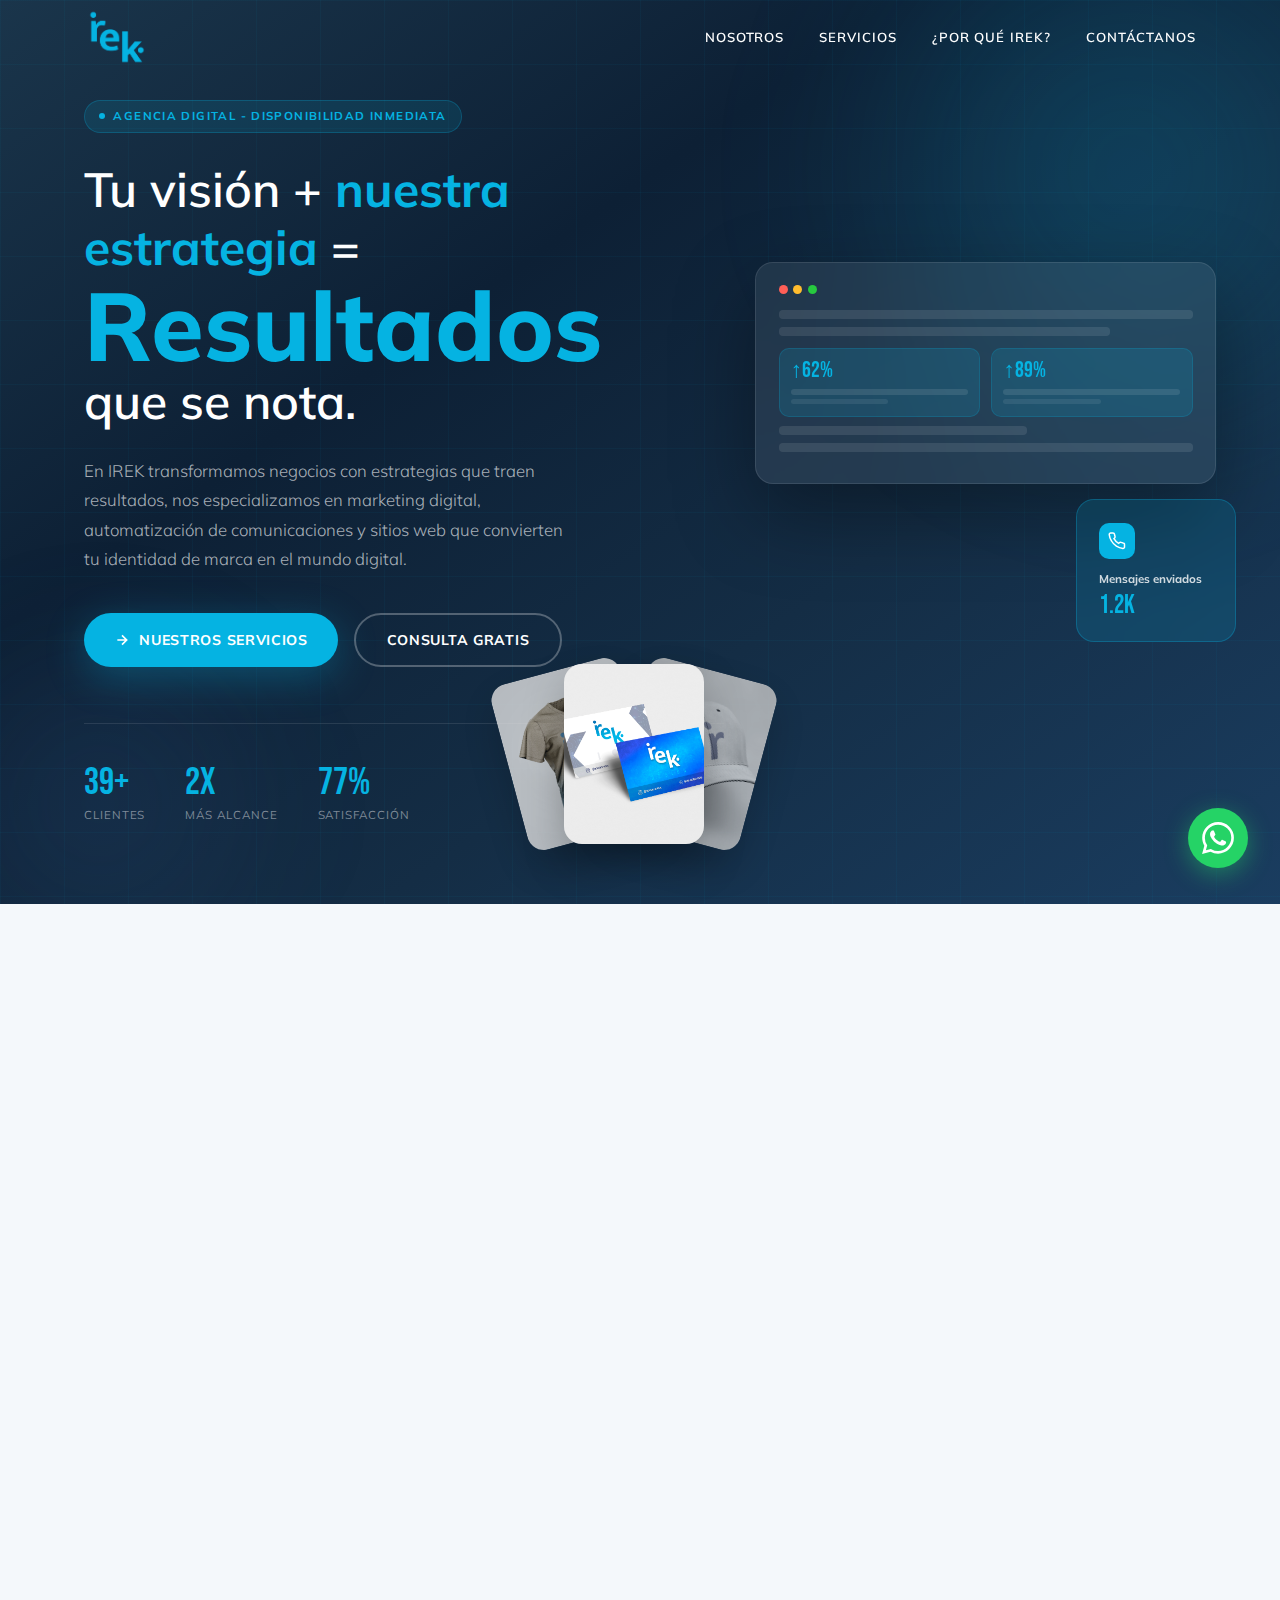
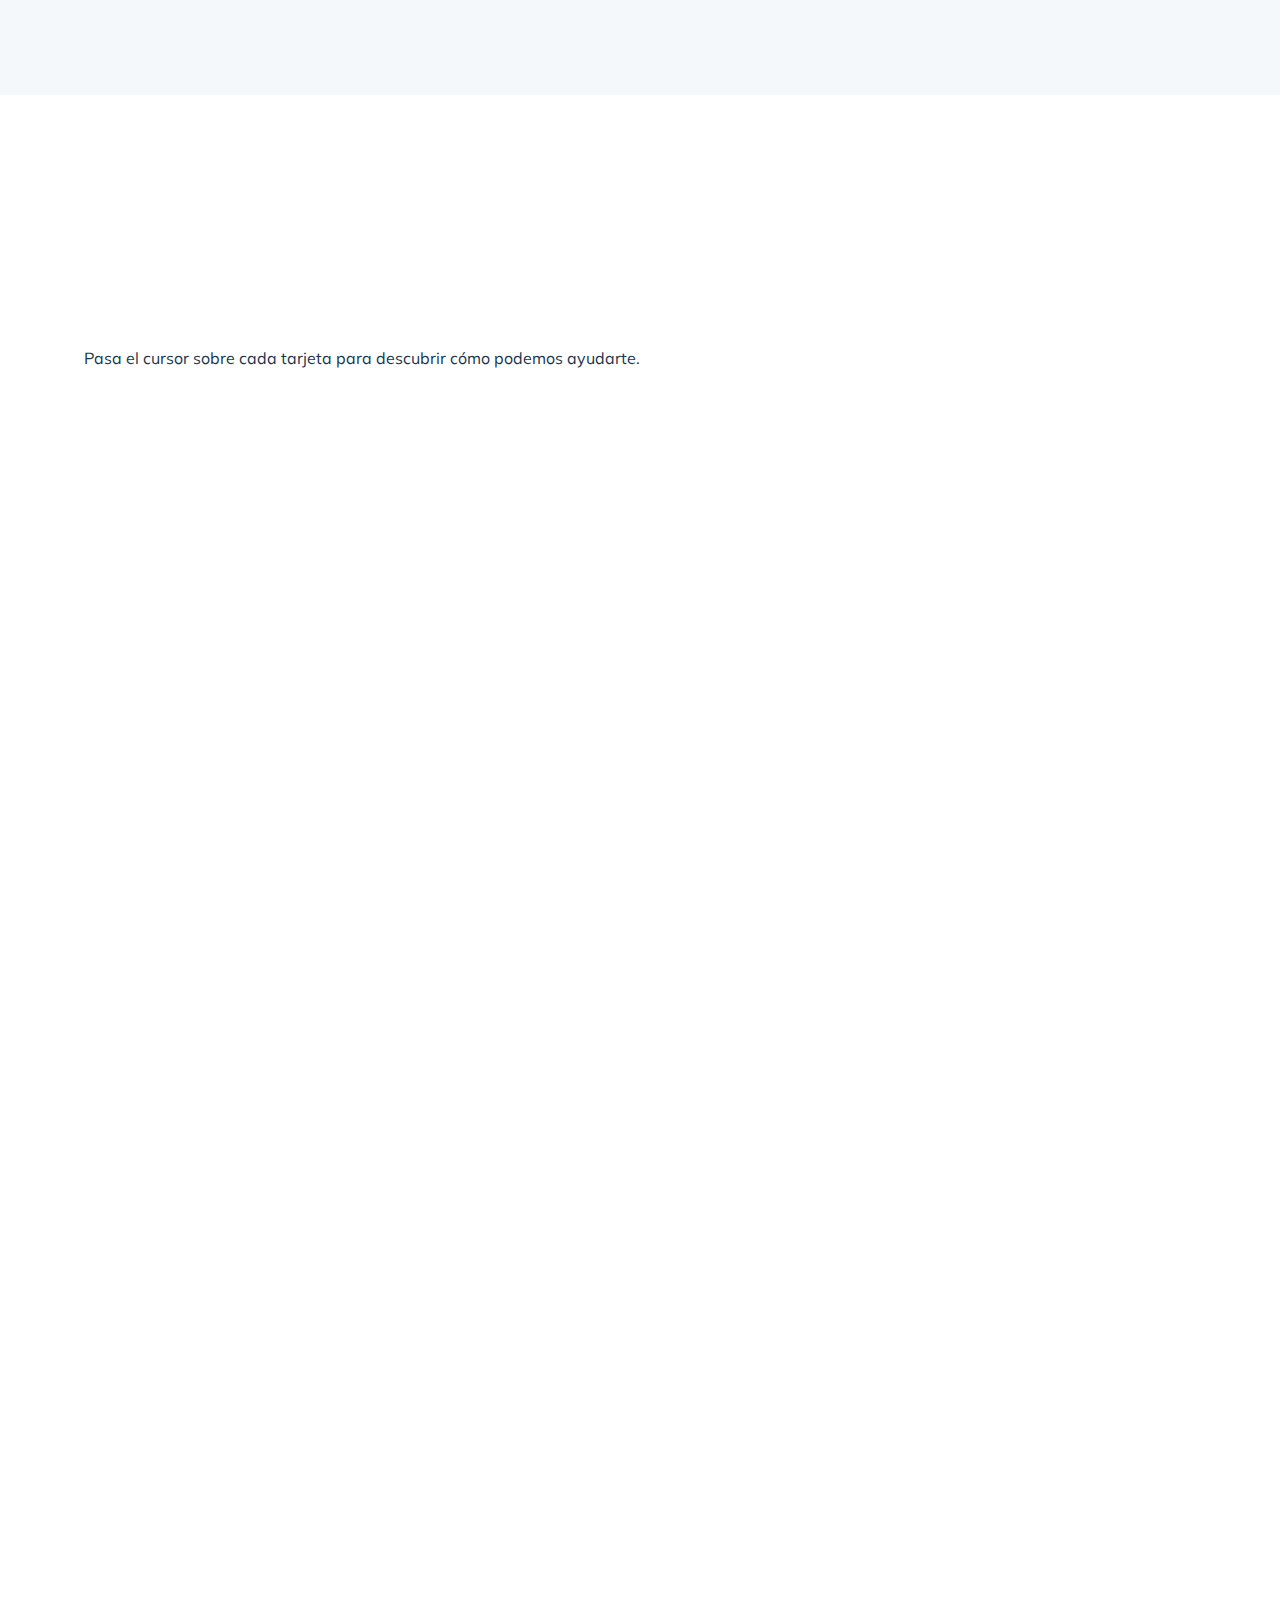
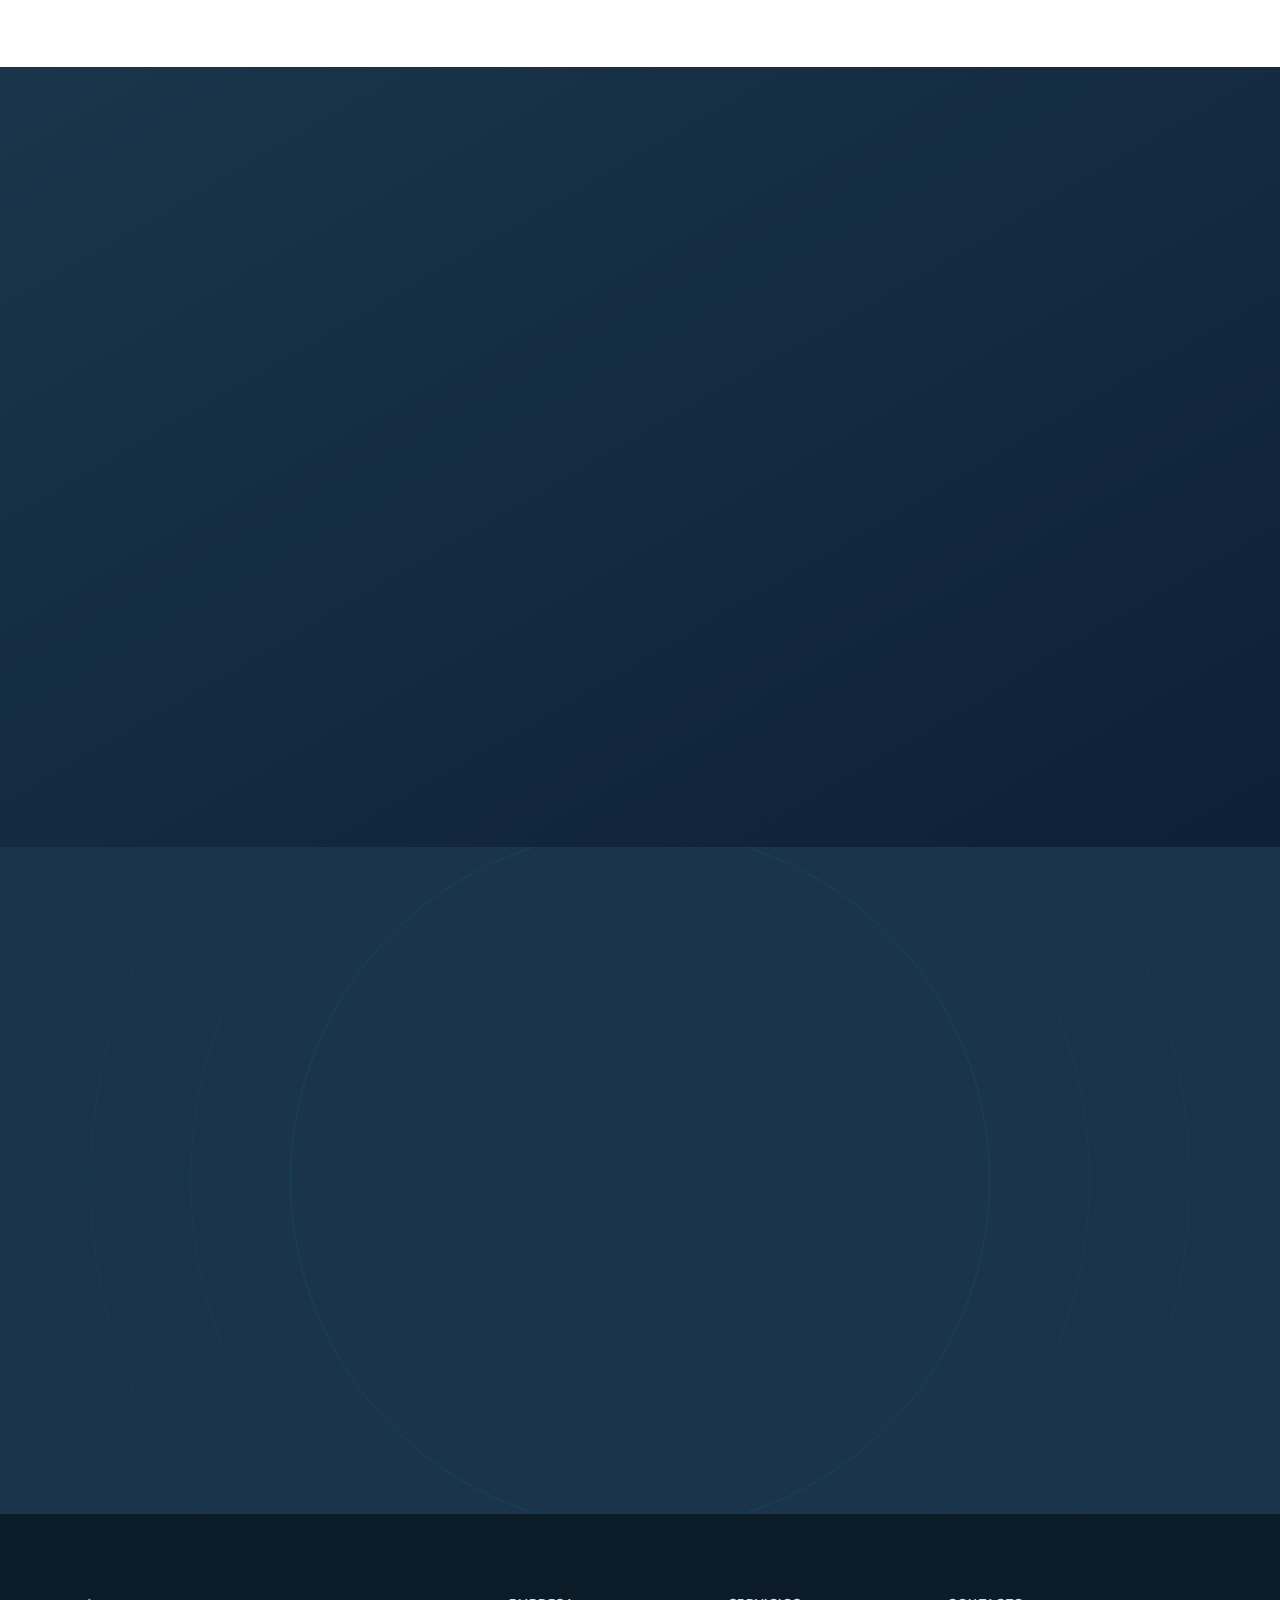
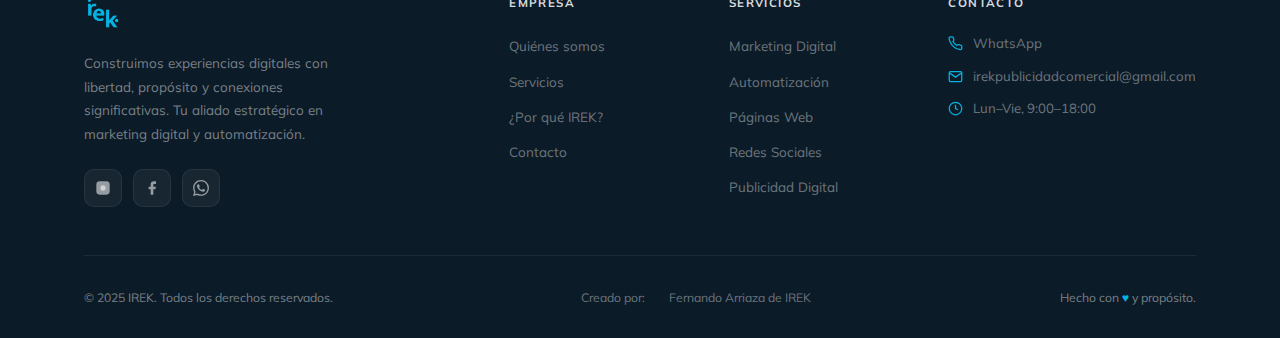
<file: irek/index.html>
<!DOCTYPE html>
<html lang="es">
<head>
  <meta charset="UTF-8">
  <meta name="viewport" content="width=device-width, initial-scale=1.0">
  <meta name="description" content="IREK — Agencia de Marketing Digital, Automatización de Mensajes y Creación de Páginas Web.">
  <meta property="og:title" content="IREK — Marketing Digital & Automatización">
  <meta property="og:type" content="website">
  <title>IREK</title>
  <link rel="icon" type="image/png" href="/img/simbolo.png">
  <link rel="preconnect" href="https://fonts.googleapis.com">
  <link rel="preconnect" href="https://fonts.gstatic.com" crossorigin>
  <link href="https://fonts.googleapis.com/css2?family=Mukta:wght@800&family=Bebas+Neue&family=Mulish:wght@300;400;600;700&display=swap" rel="stylesheet">
  <link rel="stylesheet" href="style.css">
</head>
<body>

<nav id="navbar" role="navigation" aria-label="Navegación principal">
  <div class="container">
    <a href="#" class="nav-logo" aria-label="IREK — Inicio">
      <img src="img/logo.png" alt="IREK" class="logo-img">
    </a>
    <ul class="nav-links" role="list">
      <li><a href="#quienes">Nosotros</a></li>
      <li><a href="#servicios">Servicios</a></li>
      <li><a href="#beneficios">¿Por qué IREK?</a></li>
      <!-- <li><a href="#cta" class="nav-cta-link">Contáctanos</a></li> -->
      <li><a href="#cta">Contáctanos</a></li>
    </ul>
    <div class="nav-hamburger" role="button" tabindex="0" aria-label="Abrir menú" aria-expanded="false">
      <span></span><span></span><span></span>
    </div>
  </div>
</nav>

<nav class="nav-mobile" aria-label="Menú móvil">
  <a href="#quienes">Nosotros</a>
  <a href="#servicios">Servicios</a>
  <a href="#beneficios">¿Por qué IREK?</a>
  <a href="#cta" class="nav-cta-mobile">Contáctanos →</a>
</nav>

<section id="hero" aria-label="Presentación IREK">
  <div class="hero-bg" aria-hidden="true">
    <div class="hero-grid"></div>
    <div class="hero-orb hero-orb-1"></div>
    <div class="hero-orb hero-orb-2"></div>
  </div>
  <div class="container">
    <div class="hero-content">
      <div class="hero-badge">
        <span class="hero-badge-dot"></span>
         Agencia Digital - Disponibilidad inmediata
      </div>
      <h1 class="hero-title">
  Tu visión + <span class="accent">nuestra estrategia</span> =
  <br>
  <span class="stroke-text">Resultados</span>
 
  que se nota.
</h1>
<br>
      <div class="hero-collage">
      <img src="img/Camisa-2-2.png" alt="Proyecto 1" class="collage-img collage-1">
      <img src="img/Tarjeta.png" alt="Proyecto 2" class="collage-img collage-2">
      <img src="img/Gorra.png" alt="Proyecto 3" class="collage-img collage-3">
    </div>
      <p class="hero-sub">
        En IREK transformamos negocios con estrategias que traen resultados, nos especializamos en marketing digital, automatización de comunicaciones y sitios web que convierten tu identidad de marca en el mundo digital.
      </p>
      <div class="hero-actions">
        <a href="#servicios" class="btn btn-primary">
          <svg viewBox="0 0 24 24" stroke="currentColor" fill="none" stroke-width="2.5"><path d="M5 12h14m-7-7l7 7-7 7"/></svg>
          Nuestros Servicios
        </a>
        <a href="https://wa.me/56974493441" class="btn btn-outline" target="_blank" rel="noopener noreferrer">
          Consulta gratis
        </a>
      </div>
      <div class="hero-stats">
        <div class="hero-stat">
          <div class="hero-stat-num" data-target="50" data-suffix="+">50+</div>
          <div class="hero-stat-label">Clientes</div>
        </div>
        <div class="hero-stat">
          <div class="hero-stat-num" data-target="3" data-suffix="x">3x</div>
          <div class="hero-stat-label">Más alcance</div>
        </div>
        <div class="hero-stat">
          <div class="hero-stat-num" data-target="98" data-suffix="%">98%</div>
          <div class="hero-stat-label">Satisfacción</div>
        </div>
      </div>
    </div>
  </div>
  <div class="hero-visual" aria-hidden="true">
    <div class="hero-card-stack">
      <div class="hero-card hero-card-main">
        <div class="card-bar"><div class="card-dot"></div><div class="card-dot"></div><div class="card-dot"></div></div>
        <div class="card-row"></div>
        <div class="card-row card-row-80"></div>
        <div class="card-metric-row">
          <div class="card-metric"><div class="card-metric-num">↑62%</div><div class="card-metric-l"></div><div class="card-metric-l-s"></div></div>
          <div class="card-metric"><div class="card-metric-num">↑89%</div><div class="card-metric-l"></div><div class="card-metric-l-s"></div></div>
        </div>
        <div style="height:.6rem"></div>
        <div class="card-row card-row-60"></div>
        <div class="card-row"></div>
      </div>
      <div class="hero-card hero-card-float">
        <div class="card-float-icon">
          <svg viewBox="0 0 24 24"><path d="M22 16.92v3a2 2 0 01-2.18 2 19.79 19.79 0 01-8.63-3.07A19.5 19.5 0 014.69 12 19.79 19.79 0 011.65 3.4 2 2 0 013.62 1.22h3a2 2 0 012 1.72c.127.96.361 1.903.7 2.81a2 2 0 01-.45 2.11L7.91 8.91a16 16 0 006.29 6.29l.91-.91a2 2 0 012.11-.45c.907.339 1.85.573 2.81.7A2 2 0 0122 16.92z"/></svg>
        </div>
        <div class="card-float-title">Mensajes enviados</div>
        <div class="card-float-val">1.2K</div>
      </div>
    </div>
  </div>
</section>

<section id="quienes" class="section section--surface" aria-labelledby="quienes-title">
  <div class="container">
    <div class="quienes-grid">
      <div class="quienes-visual reveal-left" aria-hidden="true">
        <div class="q-outer-ring"></div>
        <div class="q-inner-ring"></div>
        <div class="q-center-bg"></div>
        <div class="q-k-letter">K</div>
        <div class="q-floating-cards">
          <div class="q-card">
            <div class="q-card-icon"><svg viewBox="0 0 24 24"><polygon points="13 2 3 14 12 14 11 22 21 10 12 10 13 2"/></svg></div>
            <div><h4>Resultados medibles</h4><p>Cada acción digital tiene métricas claras y reportes transparentes.</p></div>
          </div>
          <div class="q-card">
            <div class="q-card-icon"><svg viewBox="0 0 24 24"><path d="M12 22s8-4 8-10V5l-8-3-8 3v7c0 6 8 10 8 10z"/></svg></div>
            <div><h4>Confianza garantizada</h4><p>Procesos transparentes y comunicación constante con cada cliente.</p></div>
          </div>
          <div class="q-card">
            <div class="q-card-icon"><svg viewBox="0 0 24 24"><path d="M17 21v-2a4 4 0 00-4-4H5a4 4 0 00-4 4v2"/><circle cx="9" cy="7" r="4"/><path d="M23 21v-2a4 4 0 00-3-3.87m-4-12a4 4 0 010 7.75"/></svg></div>
            <div><h4>Equipo comprometido</h4><p>Un equipo humano que trata tu negocio como propio.</p></div>
          </div>
        </div>
      </div>
      <div class="quienes-text reveal-right">
        <div class="section-eyebrow">¿Quiénes somos?</div>
        <h2 >Libera el potencial que tu negocio oculta, <br>obtén resultados con educación</h2>
        <div class="irek-pill">
          <div class="irek-pill-word">IREK</div>
          <p>Del Tártaro antiguo,, <em>"Irek"</em> significa <strong>libre</strong>. Nuestra agencia nació de esta filosofía, para entregar la independencia y estrategia digital que libere el potencial real de tu marca.</p>
        </div>
        <p class="quienes-body">Somos una agencia digital en expansión, con raíces diseño gráfico, marketing digital, desarrollo web y ventas, con un presente que abraza el trabajo duro y esfuerzo conjunto. Creemos que las pequeñas y medianas empresas merecen herramientas de alto nivel, sin complejidad ni costos desproporcionados.</p>
        <a href="#cta" class="btn btn-outline-dark">Conversemos →</a>
      </div>
    </div>
  </div>
</section>

<!-- SERVICIOS — 12 TARJETAS FLIP -->
<section id="servicios" class="section" aria-labelledby="servicios-title">
  <div class="container">
    <div class="services-intro">
      <div class="reveal">
        <div class="section-eyebrow">Lo que hacemos</div>
        <h1 class="section-title">Servicios para tu crecimiento de tu marca.</h1>
      </div>
      <p >Pasa el cursor sobre cada tarjeta para descubrir cómo podemos ayudarte.</p>
    </div>

    <div class="flip-grid reveal">

      <!-- 01 -->
      <div class="flip-card">
        <div class="flip-inner">
          <div class="flip-front">
            <div class="flip-img-wrap">
              <img src="img/asesoria_pyme.png" alt="Marketing Digital" loading="lazy"
             style="width:100%; height:100%; object-fit:cover; object-position:center;">
              <div class="flip-img-overlay"></div>
            </div>
            <div class="flip-front-content">
            <div class="flip-hint"><svg viewBox="0 0 24 24" fill="none" stroke="currentColor" stroke-width="2"><path d="M7 17L17 7M7 7h10v10"/></svg>Ver más</div>
            </div>
          </div>
          <div class="flip-back">
            <div class="flip-back-icon"><svg viewBox="0 0 24 24" fill="none" stroke="currentColor" stroke-width="1.6"><path d="M22 12h-4l-3 9L9 3l-3 9H2"/></svg></div>
            <h3>Asesoría Empresarial</h3>
            <p>Asesoramiento estratégico para que tu negocio crezca de forma sostenible y rentable.</p>
         <p class="flip-cta-text"> Si quieres este servicio, presiona esta tarjeta </p>
          </div>
        </div>
      </div>

      <!-- 02 -->
      <div class="flip-card">
        <div class="flip-inner">
          <div class="flip-front">
            <div class="flip-img-wrap">
              <img src="img/dise_web.png" alt="Automatización de Mensajes" loading="lazy"
             style="width:100%; height:100%; object-fit:cover; object-position:center;">
              <div class="flip-img-overlay"></div>
            </div>
            <div class="flip-front-content">
               <div class="flip-hint"><svg viewBox="0 0 24 24" fill="none" stroke="currentColor" stroke-width="2"><path d="M7 17L17 7M7 7h10v10"/></svg>Ver más</div>
            </div>
          </div>
          <div class="flip-back">
            <div class="flip-back-icon"><svg viewBox="0 0 24 24" fill="none" stroke="currentColor" stroke-width="1.6"><path d="M21 15a2 2 0 01-2 2H7l-4 4V5a2 2 0 012-2h14a2 2 0 012 2z"/></svg></div>
            <h3>Diseño web</h3>
            <p>Diseño de páginas web: Sitios modernos, rápidos y orientados a impulsar tu marca. Diseño profesional, SEO desde el día uno y experiencia mobile-first incluida.</p>
         <p class="flip-cta-text"> Si quieres este servicio, presiona esta tarjeta </p>
          </div>
        </div>
      </div>

      <!-- 03 -->
      <div class="flip-card">
        <div class="flip-inner">
          <div class="flip-front">
            <div class="flip-img-wrap">
              <img src="img/dise_flyer.png" alt="Páginas Web" loading="lazy"
             style="width:100%; height:100%; object-fit:cover; object-position:center;">
              <div class="flip-img-overlay"></div>
            </div>
            <div class="flip-front-content">
              <div class="flip-hint"><svg viewBox="0 0 24 24" fill="none" stroke="currentColor" stroke-width="2"><path d="M7 17L17 7M7 7h10v10"/></svg>Ver más</div>
            </div>
          </div>
          <div class="flip-back">
            <div class="flip-back-icon"><svg viewBox="0 0 24 24" fill="none" stroke="currentColor" stroke-width="1.6"><rect x="2" y="3" width="20" height="14" rx="2"/><path d="M8 21h8m-4-4v4M7 8l3 3-3 3M13 14h4"/></svg></div>
            <h3>Diseño de Flyer</h3>
            <p>Creación de Flyers profesionales, que destacan, simplifican y optimizan la información para un mensaje claro y conciso en medios digitales y físico.</p>
          <p class="flip-cta-text"> Si quieres este servicio, presiona esta tarjeta </p>
          </div>
        </div>
      </div>

      <!-- 04 -->
      <div class="flip-card">
        <div class="flip-inner">
          <div class="flip-front">
            <div class="flip-img-wrap">
              <img src="img/social_media.png" alt="Redes Sociales" loading="lazy"
             style="width:100%; height:100%; object-fit:cover; object-position:center;">
              <div class="flip-img-overlay"></div>
            </div>
            <div class="flip-front-content">
            
              <div class="flip-hint"><svg viewBox="0 0 24 24" fill="none" stroke="currentColor" stroke-width="2"><path d="M7 17L17 7M7 7h10v10"/></svg>Ver más</div>
            </div>
          </div>
          <div class="flip-back">
            <div class="flip-back-icon"><svg viewBox="0 0 24 24" fill="none" stroke="currentColor" stroke-width="1.6"><circle cx="18" cy="5" r="3"/><circle cx="6" cy="12" r="3"/><circle cx="18" cy="19" r="3"/><path d="M8.59 13.51l6.83 3.98M15.41 6.51L8.59 10.49"/></svg></div>
            <h3>Redes sociales</h3>
            <p>Social media manager por meta: Instagram, Facebook y Tiktok son los medios de comunicación implementados en Irek. Planificación de contenido profesional desarrollado, publicaciones estratégicas  y análisis semanal de resultados.</p>
          <p class="flip-cta-text"> Si quieres este servicio, presiona esta tarjeta </p>
          </div>
        </div>
      </div>

      <!-- 05 -->
      <div class="flip-card">
        <div class="flip-inner">
          <div class="flip-front">
            <div class="flip-img-wrap">
              <img src="img/capacitacion.png" alt="Publicidad Meta y Google" loading="lazy"
             style="width:100%; height:100%; object-fit:cover; object-position:center;">
              <div class="flip-img-overlay"></div>
            </div>
            <div class="flip-front-content">
             
              <div class="flip-hint"><svg viewBox="0 0 24 24" fill="none" stroke="currentColor" stroke-width="2"><path d="M7 17L17 7M7 7h10v10"/></svg>Ver más</div>
            </div>
          </div>
          <div class="flip-back">
            <div class="flip-back-icon"><svg viewBox="0 0 24 24" fill="none" stroke="currentColor" stroke-width="1.6"><polygon points="12 2 15.09 8.26 22 9.27 17 14.14 18.18 21.02 12 17.77 5.82 21.02 7 14.14 2 9.27 8.91 8.26 12 2"/></svg></div>
            <h3>Capacitación</h3>
            <p>Formación especializada en marketing digital, diseño web y estrategias de crecimiento para emprendedores y profesionales.</p>
          <p class="flip-cta-text"> Si quieres este servicio, presiona esta tarjeta </p>
          </div>
        </div>
      </div>

      <!-- 06 -->
      <div class="flip-card">
        <div class="flip-inner">
          <div class="flip-front">
            <div class="flip-img-wrap">
              <img src="img/dise_linktree.png" alt="Email y WhatsApp Marketing" loading="lazy"
             style="width:100%; height:100%; object-fit:cover; object-position:center;">
              <div class="flip-img-overlay"></div>
            </div>
            <div class="flip-front-content">
        
              <div class="flip-hint"><svg viewBox="0 0 24 24" fill="none" stroke="currentColor" stroke-width="2"><path d="M7 17L17 7M7 7h10v10"/></svg>Ver más</div>
            </div>
          </div>
          <div class="flip-back">
            <div class="flip-back-icon"><svg viewBox="0 0 24 24" fill="none" stroke="currentColor" stroke-width="1.6"><path d="M4 4h16c1.1 0 2 .9 2 2v12c0 1.1-.9 2-2 2H4c-1.1 0-2-.9-2-2V6c0-1.1.9-2 2-2z"/><polyline points="22,6 12,13 2,6"/></svg></div>
            <h3>Diseño Linktree</h3>
            <p>Diseño de perfiles Linktree profesionales que conectan con tu audiencia y guían hacia tus productos o servicios.</p>
          <p class="flip-cta-text"> Si quieres este servicio, presiona esta tarjeta </p>
          </div>
        </div>
      </div>

      <!-- 07 -->
      <div class="flip-card">
        <div class="flip-inner">
          <div class="flip-front">
            <div class="flip-img-wrap">
              <img src="img/identidad.png" alt="Consultoría Digital" loading="lazy"
             style="width:100%; height:100%; object-fit:cover; object-position:center;">
              <div class="flip-img-overlay"></div>
            </div>
            <div class="flip-front-content">
   
              <div class="flip-hint"><svg viewBox="0 0 24 24" fill="none" stroke="currentColor" stroke-width="2"><path d="M7 17L17 7M7 7h10v10"/></svg>Ver más</div>
            </div>
          </div>
          <div class="flip-back">
            <div class="flip-back-icon"><svg viewBox="0 0 24 24" fill="none" stroke="currentColor" stroke-width="1.6"><path d="M9 11l3 3L22 4"/><path d="M21 12v7a2 2 0 01-2 2H5a2 2 0 01-2-2V5a2 2 0 012-2h11"/></svg></div>
            <h3>Identidad Visual</h3>
            <p> Identidad visual: Identidad visual que comunica quién eres antes de decir una palabra. Logos, paleta de colores, tipografía y manual de identidad visual profesional.</p>
          <p class="flip-cta-text"> Si quieres este servicio, presiona esta tarjeta </p>
          </div>
        </div>
      </div>

      <!-- 08 -->
      <div class="flip-card">
        <div class="flip-inner">
          <div class="flip-front">
            <div class="flip-img-wrap">
              <img src="img/paquetes.png" alt="SEO" loading="lazy"
             style="width:100%; height:100%; object-fit:cover; object-position:center;">
              <div class="flip-img-overlay"></div>
            </div>
            <div class="flip-front-content">
            
              <div class="flip-hint"><svg viewBox="0 0 24 24" fill="none" stroke="currentColor" stroke-width="2"><path d="M7 17L17 7M7 7h10v10"/></svg>Ver más</div>
            </div>
          </div>
          <div class="flip-back">
            <div class="flip-back-icon"><svg viewBox="0 0 24 24" fill="none" stroke="currentColor" stroke-width="1.6"><circle cx="11" cy="11" r="8"/><path d="M21 21l-4.35-4.35"/></svg></div>
            <h3>Paquetes de Flayer para campañas publicitarias</h3>
            <p> Paquete de Flyers para campañas publicitarias: (Atengo a la palabra Flyers en el subtítulo) Creación de Flyers profesionales empleados en la venta de productos o servicios, dando lugar al reconocimiento de la marca en redes y testeo del comportamiento del cliente para aplicación de estrategias efectivas.</p>
            <p class="flip-cta-text"> Si quieres este servicio, presiona esta tarjeta </p>     
               </div>
        </div>
      </div>

      <!-- 09 -->
      <div class="flip-card">
        <div class="flip-inner">
          <div class="flip-front">
            <div class="flip-img-wrap">
              <img src="img/traffiker.png" alt="Diseño y Branding" loading="lazy"
             style="width:100%; height:100%; object-fit:cover; object-position:center;">
              <div class="flip-img-overlay"></div>
            </div>
            <div class="flip-front-content">
           
              <div class="flip-hint"><svg viewBox="0 0 24 24" fill="none" stroke="currentColor" stroke-width="2"><path d="M7 17L17 7M7 7h10v10"/></svg>Ver más</div>
            </div>
          </div>
          <div class="flip-back">
            <div class="flip-back-icon"><svg viewBox="0 0 24 24" fill="none" stroke="currentColor" stroke-width="1.6"><path d="M12 19l7-7 3 3-7 7-3-3z"/><path d="M18 13l-1.5-7.5L2 2l3.5 14.5L13 18l5-5z"/><path d="M2 2l7.586 7.586"/><circle cx="11" cy="11" r="2"/></svg></div>
            <h3>Tracffiker digital</h3>
            <p>Creación de estrategias digitales efectivas para maximizar el impacto de tus campañas y alcanzar tu audiencia objetivo</p>
             <p class="flip-cta-text"> Si quieres este servicio, presiona esta tarjeta </p>
          </div>
        </div>
      </div>

      <!-- 10 -->
      <div class="flip-card">
        <div class="flip-inner">
          <div class="flip-front">
            <div class="flip-img-wrap">
              <img src="img/social_media.png" alt="Creación de Contenido" loading="lazy"
             style="width:100%; height:100%; object-fit:cover; object-position:center;">
              <div class="flip-img-overlay"></div>
            </div>
            <div class="flip-front-content">
           
              <div class="flip-hint"><svg viewBox="0 0 24 24" fill="none" stroke="currentColor" stroke-width="2"><path d="M7 17L17 7M7 7h10v10"/></svg>Ver más</div>
            </div>
          </div>
          <div class="flip-back">
            <div class="flip-back-icon"><svg viewBox="0 0 24 24" fill="none" stroke="currentColor" stroke-width="1.6"><path d="M12 20h9"/><path d="M16.5 3.5a2.121 2.121 0 013 3L7 19l-4 1 1-4L16.5 3.5z"/></svg></div>
            <h3>Social media manager por meta</h3>
            <p>Social media manager por meta: Administración de tus redes sociales en Meta (Facebook, Instagram y WhatsApp) con estrategias personalizadas para aumentar tu audiencia y engagement.</p>
        <p class="flip-cta-text"> Si quieres este servicio, presiona esta tarjeta </p>
            </div>
        </div>
      </div>

      <!-- 11 -->
      <div class="flip-card">
        <div class="flip-inner">
          <div class="flip-front">
            <div class="flip-img-wrap">
              <img src="img/analisis.png" alt="E-commerce" loading="lazy"
             style="width:100%; height:100%; object-fit:cover; object-position:center;">
              <div class="flip-img-overlay"></div>
            </div>
            <div class="flip-front-content">
              
              <div class="flip-hint"><svg viewBox="0 0 24 24" fill="none" stroke="currentColor" stroke-width="2"><path d="M7 17L17 7M7 7h10v10"/></svg>Ver más</div>
            </div>
          </div>
          <div class="flip-back">
            <div class="flip-back-icon"><svg viewBox="0 0 24 24" fill="none" stroke="currentColor" stroke-width="1.6"><path d="M6 2L3 6v14a2 2 0 002 2h14a2 2 0 002-2V6l-3-4z"/><line x1="3" y1="6" x2="21" y2="6"/><path d="M16 10a4 4 0 01-8 0"/></svg></div>
            <h3>Análisis evolución de empresa</h3>
            <p>Estudio exhaustivo de tu empresa para identificar oportunidades de crecimiento, optimizar procesos y mejorar la eficiencia operativa.</p>
           <p class="flip-cta-text"> Si quieres este servicio, presiona esta tarjeta </p>
          </div>
        </div>
      </div>

      <!-- 12 -->
      <div class="flip-card">
        <div class="flip-inner">
          <div class="flip-front">
            <div class="flip-img-wrap">
              <img src="img/cliente.jpg" alt="Analítica y Reportes" loading="lazy"
             style="object-position: center center;">
              <div class="flip-img-overlay"></div>
            </div>
            <div class="flip-front-content">
           
              <div class="flip-hint"><svg viewBox="0 0 24 24" fill="none" stroke="currentColor" stroke-width="2"><path d="M7 17L17 7M7 7h10v10"/></svg>Ver más</div>
            </div>
          </div>
          <div class="flip-back">
            <div class="flip-back-icon"><svg viewBox="0 0 24 24" fill="none" stroke="currentColor" stroke-width="1.6"><polyline points="22 12 18 12 15 21 9 3 6 12 2 12"/></svg></div>
            <h3>Atención al cliente</h3>
            <p>Atención personalizada y eficiente a tus clientes, garantizando su satisfacción y fidelización mediante un servicio de calidad.</p>
             <p class="flip-cta-text"> Si quieres este servicio, presiona esta tarjeta </p>

          </div>
        </div>
      </div>

    </div>

    <p class="flip-mobile-hint">
      <svg viewBox="0 0 24 24" fill="none" stroke="currentColor" stroke-width="2" width="15" height="15"><path d="M18 11V6a2 2 0 00-2-2v0a2 2 0 00-2 2v0M14 10V4a2 2 0 00-2-2v0a2 2 0 00-2 2v2M10 10.5V6a2 2 0 00-2-2v0a2 2 0 00-2 2v8"/><path d="M18 11a2 2 0 114 0v3a8 8 0 01-8 8h-2c-2.8 0-4.5-.86-5.99-2.34l-3.6-3.6a2 2 0 012.83-2.82L7 15"/></svg>
      Toca cada tarjeta para ver el detalle
    </p>
  </div>
</section>

<section id="beneficios" class="section section--dark" aria-labelledby="beneficios-title">
  <div class="container">
    <div class="section-header section-header--center reveal">
      <div class="section-eyebrow">¿Por qué IREK?</div>
      <h2 class="section-title section-title--white" id="beneficios-title">Lo que nos hace diferentes</h2>
      <p class="section-subtitle section-subtitle--light">No somos una agencia más. Somos tu socio estratégico con foco en resultados concretos y crecimiento sostenible.</p>
    </div>
    <div class="beneficios-grid">
      <div class="benefit-card reveal reveal-delay-1">
        <div class="benefit-icon-wrap"><svg viewBox="0 0 24 24"><polygon points="13 2 3 14 12 14 11 22 21 10 12 10 13 2"/></svg></div>
        <h3>Innovación constante</h3>
        <p>Adoptamos las últimas herramientas y tendencias digitales para que tu negocio siempre tenga ventaja competitiva.</p>
      </div>
      <div class="benefit-card reveal reveal-delay-2">
        <div class="benefit-icon-wrap"><svg viewBox="0 0 24 24"><path d="M12 22s8-4 8-10V5l-8-3-8 3v7c0 6 8 10 8 10z"/></svg></div>
        <h3>Experiencia técnica real</h3>
        <p>Años ejecutando campañas, construyendo automatizaciones y desarrollando webs que convierten marcas, no solo teoría.</p>
      </div>
      <div class="benefit-card reveal reveal-delay-3">
        <div class="benefit-icon-wrap"><svg viewBox="0 0 24 24"><polyline points="22 12 18 12 15 21 9 3 6 12 2 12"/></svg></div>
        <h3>Procesos optimizados</h3>
        <p>Metodologías ágiles que garantizan entregas a tiempo, sin sorpresas y con resultados medibles desde el primer mes.</p>
      </div>
      <div class="benefit-card reveal reveal-delay-4">
        <div class="benefit-icon-wrap"><svg viewBox="0 0 24 24"><path d="M17 21v-2a4 4 0 00-4-4H5a4 4 0 00-4 4v2"/><circle cx="9" cy="7" r="4"/><path d="M23 21v-2a4 4 0 00-3-3.87m-4-12a4 4 0 010 7.75"/></svg></div>
        <h3>Acompañamiento estratégico</h3>
        <p>No entregamos y desaparecemos. Somos tu aliado a largo plazo, siempre disponibles para ajustar y mejorar.</p>
      </div>
    </div>
  </div>
</section>

<section id="cta" class="section" aria-labelledby="cta-title" style="background: var(--c-dark-bg); padding: 130px 0; text-align: center; position: relative; overflow: hidden;">
  <div class="cta-rings" aria-hidden="true">
    <div class="cta-ring cta-ring-1"></div>
    <div class="cta-ring cta-ring-2"></div>
    <div class="cta-ring cta-ring-3"></div>
  </div>
  <div class="container cta-content reveal">
    <div class="cta-eyebrow">¿Listo para crecer?</div>
    <h2 class="cta-title" id="cta-title">Empecemos a construir tu<br><span class="accent">presencia digital</span> hoy</h2>
    <p class="cta-sub">Una consulta gratuita, sin compromiso. Te mostramos cómo IREK puede impulsar tu negocio en los próximos 90 días.</p>
    <div class="cta-actions">
      <a href="https://wa.me/56974493441" class="btn btn-primary btn-lg" target="_blank" rel="noopener noreferrer">
        <svg viewBox="0 0 24 24" fill="currentColor" width="20" height="20"><path d="M17.472 14.382c-.297-.149-1.758-.867-2.03-.967-.273-.099-.471-.148-.67.15-.197.297-.767.966-.94 1.164-.173.199-.347.223-.644.075-.297-.15-1.255-.463-2.39-1.475-.883-.788-1.48-1.761-1.653-2.059-.173-.297-.018-.458.13-.606.134-.133.298-.347.446-.52.149-.174.198-.298.298-.497.099-.198.05-.371-.025-.52-.075-.149-.669-1.612-.916-2.207-.242-.579-.487-.5-.669-.51-.173-.008-.371-.01-.57-.01-.198 0-.52.074-.792.372-.272.297-1.04 1.016-1.04 2.479 0 1.462 1.065 2.875 1.213 3.074.149.198 2.096 3.2 5.077 4.487.709.306 1.262.489 1.694.625.712.227 1.36.195 1.871.118.571-.085 1.758-.719 2.006-1.413.248-.694.248-1.289.173-1.413-.074-.124-.272-.198-.57-.347m-5.421 7.403h-.004a9.87 9.87 0 01-5.031-1.378l-.361-.214-3.741.982.998-3.648-.235-.374a9.86 9.86 0 01-1.51-5.26c.001-5.45 4.436-9.884 9.888-9.884 2.64 0 5.122 1.03 6.988 2.898a9.825 9.825 0 012.893 6.994c-.003 5.45-4.437 9.884-9.885 9.884m8.413-18.297A11.815 11.815 0 0012.05 0C5.495 0 .16 5.335.157 11.892c0 2.096.547 4.142 1.588 5.945L.057 24l6.305-1.654a11.882 11.882 0 005.683 1.448h.005c6.554 0 11.89-5.335 11.893-11.893a11.821 11.821 0 00-3.48-8.413z"/></svg>
        Hablar por WhatsApp
      </a>
      <a href="mailto:irekpublicidadcomercial@gmail.com?subject=Consulta%20desde%20la%20web" class="btn btn-outline">Enviar un email</a>


    </div>
  </div>
</section>

<footer role="contentinfo">
  <div class="container">
    <div class="footer-top">
      <div class="footer-brand">
        <a href="#" aria-label="IREK — Inicio">
          <img src="img/logo.png" alt="IREK" class="footer-brand-logo">
        </a>
        <p>Construimos experiencias digitales con libertad, propósito y conexiones significativas. Tu aliado estratégico en marketing digital y automatización.</p>
        <div class="footer-socials">
          <a href="https://www.instagram.com/irek.cl/reels/" class="social-icon" aria-label="Instagram"><svg viewBox="0 0 24 24"><rect x="2" y="2" width="20" height="20" rx="5"/><path d="M16 11.37A4 4 0 1112.63 8 4 4 0 0116 11.37z"/><line x1="17.5" y1="6.5" x2="17.51" y2="6.5"/></svg></a>
          <a href="https://www.facebook.com/profile.php?id=61578181813509" class="social-icon" aria-label="Facebook"><svg viewBox="0 0 24 24"><path d="M18 2h-3a5 5 0 00-5 5v3H7v4h3v8h4v-8h3l1-4h-4V7a1 1 0 011-1h3z"/></svg></a>
          <a href="https://wa.me/56974493441" class="social-icon" aria-label="WhatsApp" target="_blank" rel="noopener"><svg viewBox="0 0 24 24"><path d="M17.472 14.382c-.297-.149-1.758-.867-2.03-.967-.273-.099-.471-.148-.67.15-.197.297-.767.966-.94 1.164-.173.199-.347.223-.644.075-.297-.15-1.255-.463-2.39-1.475-.883-.788-1.48-1.761-1.653-2.059-.173-.297-.018-.458.13-.606.134-.133.298-.347.446-.52.149-.174.198-.298.298-.497.099-.198.05-.371-.025-.52-.075-.149-.669-1.612-.916-2.207-.242-.579-.487-.5-.669-.51-.173-.008-.371-.01-.57-.01-.198 0-.52.074-.792.372-.272.297-1.04 1.016-1.04 2.479 0 1.462 1.065 2.875 1.213 3.074.149.198 2.096 3.2 5.077 4.487.709.306 1.262.489 1.694.625.712.227 1.36.195 1.871.118.571-.085 1.758-.719 2.006-1.413.248-.694.248-1.289.173-1.413-.074-.124-.272-.198-.57-.347m-5.421 7.403h-.004a9.87 9.87 0 01-5.031-1.378l-.361-.214-3.741.982.998-3.648-.235-.374a9.86 9.86 0 01-1.51-5.26c.001-5.45 4.436-9.884 9.888-9.884 2.64 0 5.122 1.03 6.988 2.898a9.825 9.825 0 012.893 6.994c-.003 5.45-4.437 9.884-9.885 9.884m8.413-18.297A11.815 11.815 0 0012.05 0C5.495 0 .16 5.335.157 11.892c0 2.096.547 4.142 1.588 5.945L.057 24l6.305-1.654a11.882 11.882 0 005.683 1.448h.005c6.554 0 11.89-5.335 11.893-11.893a11.821 11.821 0 00-3.48-8.413z"/></svg></a>
        </div>
      </div>
      <div class="footer-col">
        <h4>Empresa</h4>
        <ul>
          <li><a href="#quienes">Quiénes somos</a></li>
          <li><a href="#servicios">Servicios</a></li>
          <li><a href="#beneficios">¿Por qué IREK?</a></li>
          <li><a href="#cta">Contacto</a></li>
        </ul>
      </div>
      <div class="footer-col">
        <h4>Servicios</h4>
        <ul>
          <li><a href="#servicios">Marketing Digital</a></li>
          <li><a href="#servicios">Automatización</a></li>
          <li><a href="#servicios">Páginas Web</a></li>
          <li><a href="#servicios">Redes Sociales</a></li>
          <li><a href="#servicios">Publicidad Digital</a></li>
        </ul>
      </div>
      <div class="footer-col footer-contact">
        <h4>Contacto</h4>
        <div class="footer-contact-item">
          <svg viewBox="0 0 24 24"><path d="M22 16.92v3a2 2 0 01-2.18 2 19.79 19.79 0 01-8.63-3.07A19.5 19.5 0 014.69 12 19.79 19.79 0 011.65 3.4 2 2 0 013.62 1.22h3a2 2 0 012 1.72c.127.96.361 1.903.7 2.81a2 2 0 01-.45 2.11L7.91 8.91a16 16 0 006.29 6.29l.91-.91a2 2 0 012.11-.45c.907.339 1.85.573 2.81.7A2 2 0 0122 16.92z"/></svg>
          <a href="https://wa.me/56974493441" target="_blank" rel="noopener">WhatsApp</a>
        </div>
       <div class="footer-contact-item">
  <svg viewBox="0 0 24 24">
    <path d="M4 4h16c1.1 0 2 .9 2 2v12c0 1.1-.9 2-2 2H4c-1.1 0-2-.9-2-2V6c0-1.1.9-2 2-2z"/>
    <polyline points="22,6 12,13 2,6"/>
  </svg>
  <a href="mailto:irekpublicidadcomercial@gmail.com">
    irekpublicidadcomercial@gmail.com
  </a>
</div>

        <div class="footer-contact-item">
          <svg viewBox="0 0 24 24"><circle cx="12" cy="12" r="10"/><polyline points="12 6 12 12 16 14"/></svg>
          Lun–Vie, 9:00–18:00
        </div>
      </div>
    </div>
    <div class="footer-bottom">
      <span>© 2025 IREK. Todos los derechos reservados.</span>
      <div style="display:flex; gap: 1.5rem;">
        <a href="#">Creado por:</a>
        <a href="#">Fernando Arriaza de IREK</a>
      </div>
      <span>Hecho con <span style="color: var(--c-accent);">♥</span> y propósito.</span>
    </div>
  </div>
</footer>

<div class="wa-container">
  <div class="wa-tooltip" role="tooltip">¿Hablamos?</div>
  <a href="https://wa.me/56974493441" class="wa-btn" target="_blank" rel="noopener noreferrer" aria-label="Contactar por WhatsApp">
    <svg viewBox="0 0 24 24" aria-hidden="true"><path d="M17.472 14.382c-.297-.149-1.758-.867-2.03-.967-.273-.099-.471-.148-.67.15-.197.297-.767.966-.94 1.164-.173.199-.347.223-.644.075-.297-.15-1.255-.463-2.39-1.475-.883-.788-1.48-1.761-1.653-2.059-.173-.297-.018-.458.13-.606.134-.133.298-.347.446-.52.149-.174.198-.298.298-.497.099-.198.05-.371-.025-.52-.075-.149-.669-1.612-.916-2.207-.242-.579-.487-.5-.669-.51-.173-.008-.371-.01-.57-.01-.198 0-.52.074-.792.372-.272.297-1.04 1.016-1.04 2.479 0 1.462 1.065 2.875 1.213 3.074.149.198 2.096 3.2 5.077 4.487.709.306 1.262.489 1.694.625.712.227 1.36.195 1.871.118.571-.085 1.758-.719 2.006-1.413.248-.694.248-1.289.173-1.413-.074-.124-.272-.198-.57-.347m-5.421 7.403h-.004a9.87 9.87 0 01-5.031-1.378l-.361-.214-3.741.982.998-3.648-.235-.374a9.86 9.86 0 01-1.51-5.26c.001-5.45 4.436-9.884 9.888-9.884 2.64 0 5.122 1.03 6.988 2.898a9.825 9.825 0 012.893 6.994c-.003 5.45-4.437 9.884-9.885 9.884m8.413-18.297A11.815 11.815 0 0012.05 0C5.495 0 .16 5.335.157 11.892c0 2.096.547 4.142 1.588 5.945L.057 24l6.305-1.654a11.882 11.882 0 005.683 1.448h.005c6.554 0 11.89-5.335 11.893-11.893a11.821 11.821 0 00-3.48-8.413z"/></svg>
  </a>
</div>

<script src="main.js"></script>
</body>
</html>
</file>
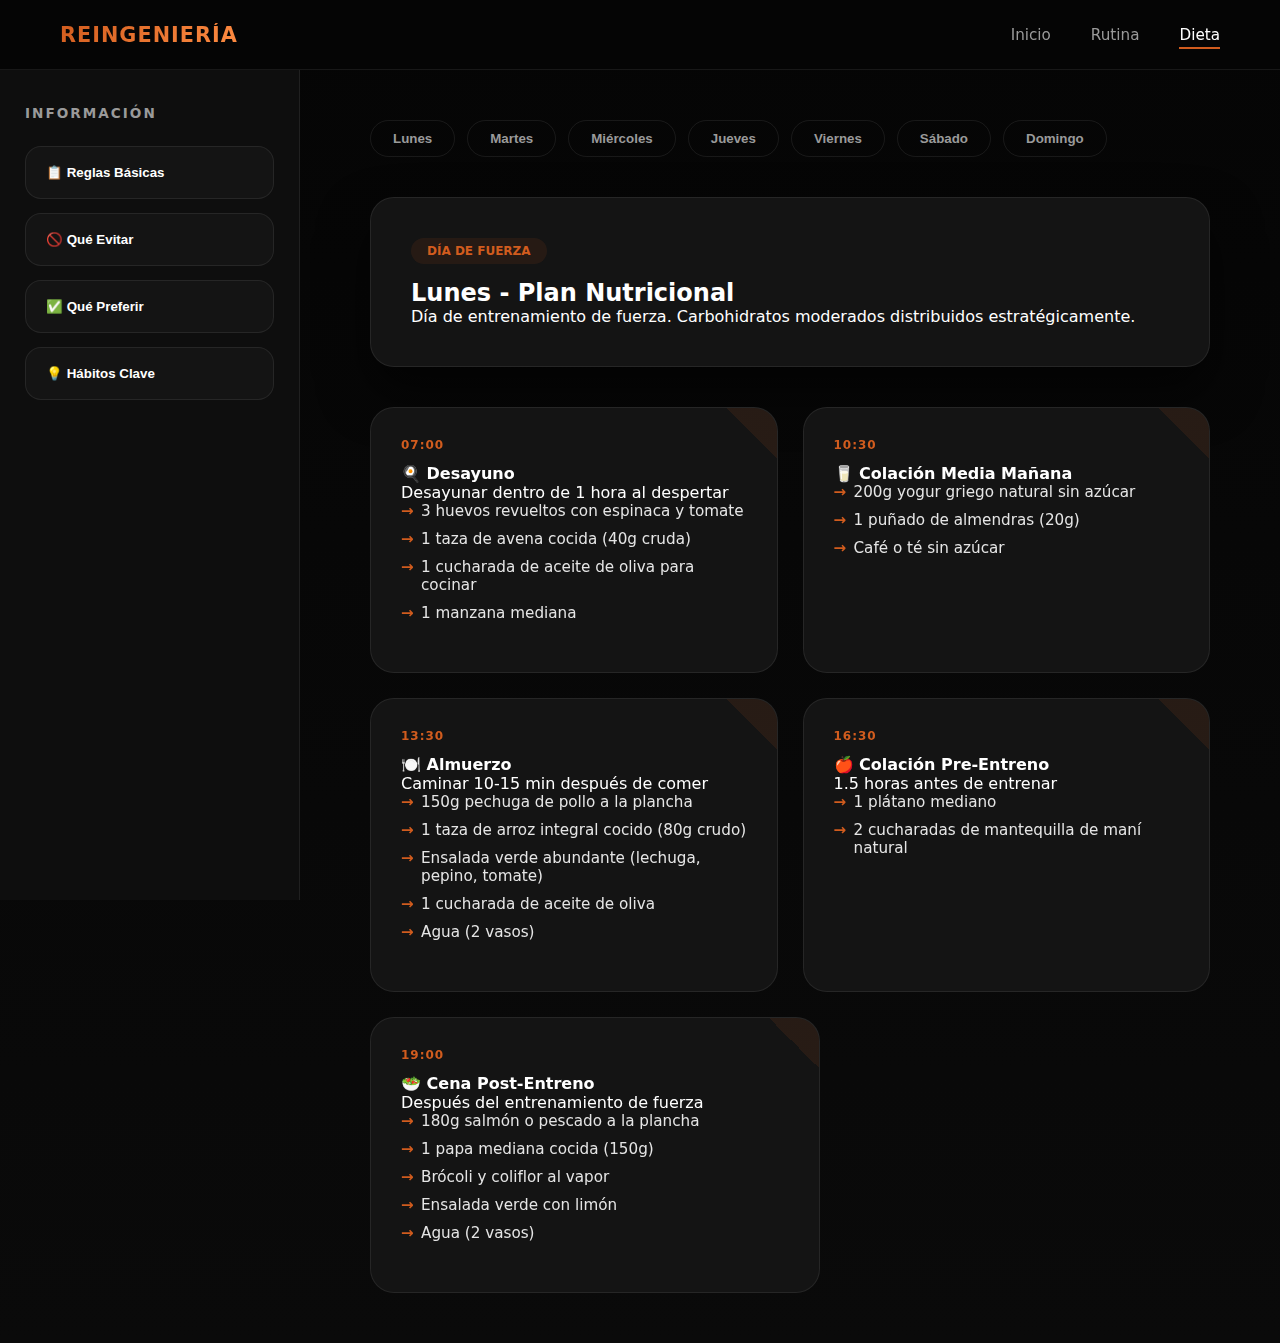
<file: gym/dieta.html>
<!DOCTYPE html>
<html lang="es">
<head>
  <meta charset="UTF-8">
  <title>Dieta | Reingeniería Corporal</title>
  <meta name="viewport" content="width=device-width, initial-scale=1.0">

  <!-- CSS -->
  <link rel="stylesheet" href="css/dieta.css">
</head>
<body>

<!-- ================= NAV ================= -->
<nav class="nav">
  <div class="logo">REINGENIERÍA</div>

  <ul>
    <li><a href="index.html">Inicio</a></li>
    <li><a href="rutina.html">Rutina</a></li>
    <li><a href="dieta.html" class="active">Dieta</a></li>
  </ul>

  <button
    id="mobileMenuBtn"
    class="mobile-menu-btn"
    onclick="toggleMobileMenu()"
    aria-label="Abrir menú"
  >
    <span></span>
    <span></span>
    <span></span>
  </button>
</nav>

<!-- ================= APP ================= -->
<div class="app">

  <!-- ================= SIDEBAR ================= -->
  <aside class="sidebar" id="sidebar">

    <h3>INFORMACIÓN</h3>

    <button class="info-btn active" onclick="loadInfo('reglas')">
      📋 Reglas Básicas
    </button>

    <button class="info-btn" onclick="loadInfo('evitar')">
      🚫 Qué Evitar
    </button>

    <button class="info-btn" onclick="loadInfo('preferir')">
      ✅ Qué Preferir
    </button>

    <button class="info-btn" onclick="loadInfo('habitos')">
      💡 Hábitos Clave
    </button>

  </aside>

  <!-- ================= CONTENT ================= -->
  <main class="content">

    <!-- ===== SELECTOR DE DÍAS ===== -->
    <section class="week-selector">

      <button class="day-btn active" onclick="loadDay('lunes')">Lunes</button>
      <button class="day-btn" onclick="loadDay('martes')">Martes</button>
      <button class="day-btn" onclick="loadDay('miercoles')">Miércoles</button>
      <button class="day-btn" onclick="loadDay('jueves')">Jueves</button>
      <button class="day-btn" onclick="loadDay('viernes')">Viernes</button>
      <button class="day-btn" onclick="loadDay('sabado')">Sábado</button>
      <button class="day-btn" onclick="loadDay('domingo')">Domingo</button>

    </section>

    <!-- ===== CONTENIDO DINÁMICO ===== -->
    <!-- 🔑 ESTE ES EL ANCLA DEL JS -->
    <section class="diet-section" id="dietContent">
  <div class="loading-state" style="text-align: center; padding: 50px; color: var(--accent);">
   
  </div>
</section>

  </main>
</div>

<!-- ================= JS ================= -->
<script src="js/dieta.js"></script>

</body>
</html>
</file>
<file: irek/style.css>
:root {
  /* Colores de marca */
  --c-accent:         #05B3E2;
  --c-dark:           #1A354B;
  --c-mid:            #4370AF;
  --c-warm:           #F5E0BF;

  /* Superficies claras */
  --c-white:          #FFFFFF;
  --c-surface:        #F4F8FB;
  --c-surface-2:      #EAF2F8;

  /* Texto */
  --c-text:           #1A354B;
  --c-text-body:      #4a6070;
  --c-text-muted:     #8aa0b0;

  /* Fondos de secciones oscuras */
  --c-dark-bg:        #1A354B;
  --c-dark-deep:      #0d2035;
  --c-dark-mid:       #142d45;
  --c-dark-blue:      #1a3d60;
  --c-footer-bg:      #0c1b28;

  /* ── Transparencias del acento ──
     Nombradas por opacidad para claridad total */
  --c-accent-05:      rgba(5,179,226,.05);
  --c-accent-08:      rgba(5,179,226,.08);
  --c-accent-10:      rgba(5,179,226,.10);
  --c-accent-12:      rgba(5,179,226,.12);
  --c-accent-15:      rgba(5,179,226,.15);
  --c-accent-20:      rgba(5,179,226,.20);
  --c-accent-25:      rgba(5,179,226,.25);
  --c-accent-30:      rgba(5,179,226,.30);
  --c-accent-35:      rgba(5,179,226,.35);
  --c-accent-40:      rgba(5,179,226,.40);
  --c-accent-45:      rgba(5,179,226,.45);

  /* ── Transparencias del color oscuro ── */
  --c-dark-05:        rgba(26,53,75,.05);
  --c-dark-07:        rgba(26,53,75,.07);
  --c-dark-08:        rgba(26,53,75,.08);
  --c-dark-10:        rgba(26,53,75,.10);
  --c-dark-12:        rgba(26,53,75,.12);
  --c-dark-18:        rgba(26,53,75,.18);
  --c-dark-20:        rgba(26,53,75,.20);

  /* ── Transparencias sobre fondo oscuro (texto/borde blanco) ── */
  --c-light-03:       rgba(255,255,255,.03);
  --c-light-05:       rgba(255,255,255,.05);
  --c-light-07:       rgba(255,255,255,.07);
  --c-light-08:       rgba(255,255,255,.08);
  --c-light-10:       rgba(255,255,255,.10);
  --c-light-15:       rgba(255,255,255,.15);
  --c-light-28:       rgba(255,255,255,.28);
  --c-light-40:       rgba(255,255,255,.40);
  --c-light-45:       rgba(255,255,255,.45);
  --c-light-50:       rgba(255,255,255,.50);
  --c-light-55:       rgba(255,255,255,.55);
  --c-light-65:       rgba(255,255,255,.65);
  --c-light-72:       rgba(255,255,255,.72);
  --c-light-80:       rgba(255,255,255,.80);
  --c-light-85:       rgba(255,255,255,.85);
  --c-light-96:       rgba(255,255,255,.96);

  /* ── Sombras ── */
  --shadow-s:         0 4px 16px var(--c-dark-08);
  --shadow-m:         0 8px 40px var(--c-dark-12);
  --shadow-l:         0 20px 60px var(--c-dark-18);
  --shadow-accent:    0 10px 40px var(--c-accent-30);
  --shadow-accent-lg: 0 16px 50px var(--c-accent-45);

  /* ── WhatsApp — color fijo de marca externa ── */
  --c-wa:             #25D366;
  --c-wa-glow:        rgba(37,211,102,.45);
  --c-wa-ripple:      rgba(37,211,102,.08);

  /* ── Forma y movimiento ── */
  --radius:           18px;
  --radius-sm:        10px;
  --radius-pill:      50px;
  --ease:             cubic-bezier(.4,0,.2,1);
  --transition:       .28s var(--ease);
}

/* ══════════════════════════════════════════════════════════════
   RESET
══════════════════════════════════════════════════════════════ */
*, *::before, *::after { box-sizing: border-box; margin: 0; padding: 0; }
html    { scroll-behavior: smooth; font-size: 16px; }
body    {
  font-family: 'Mulish', sans-serif;
  color: var(--c-text);
  background: var(--c-white);
  overflow-x: hidden;
  line-height: 1.6;
  -webkit-font-smoothing: antialiased;
}
img, svg { display: block; max-width: 100%; }
a        { text-decoration: none; color: inherit; }
ul       { list-style: none; }
button   { cursor: pointer; border: none; background: none; font-family: inherit; }

/* ══════════════════════════════════════════════════════════════
   UTILIDADES GENERALES
══════════════════════════════════════════════════════════════ */
.container {
  width: 100%; max-width: 1240px;
  margin: 0 auto; padding: 0 5%;
}

.section            { padding: 110px 0; }
.section--surface   { background: var(--c-surface); }
.section--surface2  { background: var(--c-surface-2); }
.section--dark      {
  background: linear-gradient(150deg, var(--c-dark-bg) 0%, var(--c-dark-deep) 100%);
}

.section-header           { margin-bottom: 4rem; }
.section-header--center   { text-align: center; }
.section-header--center .section-subtitle   { margin: 0 auto; }
.section-header--center .section-eyebrow    { justify-content: center; }
.section-header--center .section-eyebrow::before { display: none; }

.section-eyebrow {
  display: inline-flex; align-items: center; gap: .55rem;
  font-size: .72rem; font-weight: 700;
  letter-spacing: .16em; text-transform: uppercase;
  color: var(--c-accent); margin-bottom: .9rem;
}
.section-eyebrow::before {
  content: ''; width: 22px; height: 2px;
  background: var(--c-accent); flex-shrink: 0;
}

.section-title {
  font-family: 'Mukta', sans-serif; font-weight: 800;
  font-size: clamp(2rem, 4vw, 3.2rem);
  color: var(--c-dark); line-height: 1.08; margin-bottom: .8rem;
}
.section-title--white  { color: var(--c-white); }

.section-subtitle {
  font-size: .98rem; color: var(--c-text-body);
  max-width: 500px; line-height: 1.75; font-weight: 300;
}
.section-subtitle--light { color: var(--c-light-50); }

/* ══════════════════════════════════════════════════════════════
   BOTONES
══════════════════════════════════════════════════════════════ */
.btn {
  display: inline-flex; align-items: center; gap: .55rem;
  padding: .85rem 1.9rem; border-radius: var(--radius-pill);
  font-weight: 700; font-size: .88rem;
  letter-spacing: .05em; text-transform: uppercase;
  transition: transform var(--transition), box-shadow var(--transition),
              background var(--transition), border-color var(--transition);
}
.btn svg { width: 16px; height: 16px; flex-shrink: 0; }

.btn-primary {
  background: var(--c-accent);
  color: var(--c-white);
  box-shadow: var(--shadow-accent);
}
.btn-primary:hover {
  transform: translateY(-3px);
  box-shadow: var(--shadow-accent-lg);
}

.btn-outline {
  border: 2px solid var(--c-light-28);
  color: var(--c-white); background: transparent;
}
.btn-outline:hover {
  border-color: var(--c-accent);
  background: var(--c-accent-10);
  transform: translateY(-2px);
}

.btn-outline-dark {
  border: 2px solid var(--c-dark-20);
  color: var(--c-text); background: transparent;
}
.btn-outline-dark:hover {
  border-color: var(--c-accent);
  color: var(--c-accent);
  transform: translateY(-2px);
}

.btn-lg { padding: 1.05rem 2.6rem; font-size: .96rem; }

/* ══════════════════════════════════════════════════════════════
   NAVEGACIÓN
══════════════════════════════════════════════════════════════ */
#navbar {
  position: fixed; top: 0; left: 0; right: 0; z-index: 1000;
  height: 74px; display: flex; align-items: center;
  transition: background var(--transition), box-shadow var(--transition);
}
#navbar .container {
  display: flex; align-items: center;
  justify-content: space-between; width: 100%;
}
.nav-logo          { display: flex; align-items: center; }
.nav-logo svg      { height: 36px; width: auto; }

.nav-links         { display: flex; align-items: center; gap: 2.2rem; }
.nav-links a {
  font-weight: 600; font-size: .82rem;
  letter-spacing: .07em; text-transform: uppercase;
  color: var(--c-white);
  transition: color var(--transition);
  position: relative;
}
.nav-links a::after {
  content: ''; position: absolute; bottom: -3px; left: 0;
  width: 0; height: 2px; background: var(--c-accent);
  transition: width var(--transition);
}
.nav-links a:hover           { color: var(--c-white); }
.nav-links a:hover::after    { width: 100%; }

#navbar.scrolled {
  background: var(--c-light-96);
  backdrop-filter: blur(14px);
  -webkit-backdrop-filter: blur(14px);
  box-shadow: 0 2px 24px var(--c-dark-07);
}
#navbar.scrolled .nav-links a        { color: var( --c-accent); }
#navbar.scrolled .nav-links a:hover  { color: var(--c-accent); }

.nav-cta-link {
  background: var(--c-accent) !important;
  color: var(--c-white) !important;
  padding: .5rem 1.4rem; border-radius: var(--radius-pill);
  box-shadow: 0 4px 16px var(--c-accent-30);
  transition: transform var(--transition), box-shadow var(--transition) !important;
}
.nav-cta-link::after { display: none !important; }
.nav-cta-link:hover  {
  transform: translateY(-2px) !important;
  box-shadow: 0 8px 24px var(--c-accent-40) !important;
}

.nav-hamburger {
  display: none; flex-direction: column; gap: 5px;
  cursor: pointer; padding: 4px;
}
.nav-hamburger span {
  width: 24px; height: 2px; background: var(--c-light-80);
  border-radius: 2px; display: block;
  transition: background var(--transition), transform var(--transition), opacity var(--transition);
}
#navbar.scrolled .nav-hamburger span     { background: var(--c-text); }
.nav-hamburger.open span:nth-child(1)   { transform: translateY(7px) rotate(45deg); }
.nav-hamburger.open span:nth-child(2)   { opacity: 0; transform: scaleX(0); }
.nav-hamburger.open span:nth-child(3)   { transform: translateY(-7px) rotate(-45deg); }

.nav-mobile {
  display: none; position: fixed;
  top: 74px; left: 0; right: 0;
  background: var(--c-light-96);
  backdrop-filter: blur(14px);
  padding: 1.5rem 5% 2rem;
  box-shadow: 0 20px 40px var(--c-dark-12);
  z-index: 999; flex-direction: column;
  transform: translateY(-8px); opacity: 0;
  transition: opacity var(--transition), transform var(--transition);
  pointer-events: none;
}
.nav-mobile.open {
  display: flex; opacity: 1;
  transform: translateY(0); pointer-events: all;
}
.nav-mobile a {
  padding: .9rem 0; font-weight: 700; font-size: .9rem;
  letter-spacing: .07em; text-transform: uppercase;
  color: var(  --c-accent);
  border-bottom: 1px solid var(--c-dark-07);
  transition: color var(--transition);
}
.nav-mobile a:hover { color: var(--c-accent); }
.nav-mobile .nav-cta-mobile {
  margin-top: 1.2rem; background: var(--c-accent);
  color: var(--c-white) !important;
  border-radius: var(--radius-pill);
  text-align: center; padding: .85rem; border-bottom: none;
}
.hero-visual {
  position: relative;
}

/* CONTENEDOR */
.hero-collage {
  position: absolute;
  bottom: -40px;
  right: -40px;
  width: 260px;
  height: 200px;
}

/* IMÁGENES */
.collage-img {
  position: absolute;
  width: 140px;
  height: 180px;
  object-fit: cover;
  border-radius: 18px;
  box-shadow: 0 20px 40px rgba(0,0,0,0.25);
  transition: all .6s cubic-bezier(.4,0,.2,1);
}

/* POSICIONES DEL ABANICO */
.position-1 {
  left: 0;
  transform: rotate(-15deg) scale(.95);
  z-index: 1;
  opacity: .8;
}

.position-2 {
  left: 60px;
  transform: rotate(0deg) scale(1);
  z-index: 3;
  opacity: 1;
}

.position-3 {
  left: 120px;
  transform: rotate(15deg) scale(.95);
  z-index: 2;
  opacity: .8;
}
/* ══════════════════════════════════════════════════════════════
   HERO
══════════════════════════════════════════════════════════════ */
#hero {
  min-height: 100vh;
  background: linear-gradient(145deg,
    var(--c-dark-bg)   0%,
    var(--c-dark-deep) 35%,
    var(--c-dark-mid)  65%,
    var(--c-dark-blue) 100%
  );
  position: relative; display: flex; align-items: center;
  overflow: hidden; padding: 100px 0 80px;
}

.hero-bg { position: absolute; inset: 0; pointer-events: none; overflow: hidden; }

.hero-grid {
  position: absolute; inset: 0; opacity: .6;
  background-image:
    linear-gradient(var(--c-accent-08) 1px, transparent 1px),
    linear-gradient(90deg, var(--c-accent-08) 1px, transparent 1px);
  background-size: 64px 64px;
}

.hero-orb        { position: absolute; border-radius: 50%; filter: blur(60px); }
.hero-orb-1 {
  width: 700px; height: 700px; right: -200px; top: -180px;
  background: radial-gradient(circle, var(--c-accent-20) 0%, transparent 70%);
}
.hero-orb-2 {
  width: 400px; height: 400px; left: -100px; bottom: -100px;
  background: radial-gradient(circle, rgba(67,112,175,.15) 0%, transparent 70%);
}

.hero-particle {
  position: absolute; border-radius: 50%;
  background: var(--c-accent);
  animation: floatParticle linear infinite; opacity: 0;
}

.hero-content { position: relative; z-index: 2; max-width: 640px; }

.hero-badge {
  display: inline-flex; align-items: center; gap: .5rem;
  background: var(--c-accent-12);
  border: 1px solid var(--c-accent-25);
  border-radius: var(--radius-pill);
  padding: .38rem .9rem;
  font-size: .72rem; font-weight: 700;
  letter-spacing: .12em; text-transform: uppercase;
  color: var(--c-accent); margin-bottom: 1.8rem;
}
.hero-badge-dot {
  width: 6px; height: 6px; border-radius: 50%;
  background: var(--c-accent);
  animation: blink 1.8s ease infinite;
}

.hero-title {
  font-size: clamp(1.8rem, 4vw, 3rem);
  font-weight: 600;
  line-height: 1.2;
  color: #ffffff;
}
.accent {
  color: #05B3E2; /* tu celeste */
  font-weight: 700;
}

.stroke-text {
  display: block;
  font-size: clamp(3rem, 8vw, 6rem);
  font-weight: 800;
  color: #05B3E2;
  line-height: 1;
}

.hero-sub {
  font-size: 1.05rem; font-weight: 300;
  color: var(--c-light-65); max-width: 480px;
  line-height: 1.75; margin-bottom: 2.5rem;
}
.hero-actions { display: flex; gap: 1rem; flex-wrap: wrap; }

.hero-stats {
  display: flex; gap: 2.5rem;
  margin-top: 3.5rem; padding-top: 2.5rem;
  border-top: 1px solid var(--c-light-10);
}
.hero-stat-num {
  font-family: 'Bebas Neue', sans-serif;
  font-size: 2.4rem; color: var(--c-accent); line-height: 1;
}
.hero-stat-label {
  font-size: .72rem; color: var(--c-light-45);
  letter-spacing: .08em; text-transform: uppercase; margin-top: .2rem;
}

/* Visual flotante */
.hero-visual {
  position: absolute; right: 5%; top: 50%;
  transform: translateY(-50%);
  width: clamp(280px, 36vw, 500px); z-index: 2;
}
.hero-card-stack { position: relative; height: 380px; }

.hero-card {
  position: absolute;
  background: var(--c-light-08);
  border: 1px solid var(--c-light-10);
  border-radius: var(--radius);
  backdrop-filter: blur(12px); padding: 1.4rem;
}
.hero-card-main {
  width: 100%; top: 0; left: 0;
  box-shadow: 0 30px 80px rgba(0,0,0,.35);
}
.hero-card-float {
  width: 160px; bottom: 0; right: -20px;
  background: var(--c-accent-15);
  border-color: var(--c-accent-30);
  animation: floatCard 4s ease-in-out infinite;
}

.card-bar        { display: flex; gap: .35rem; margin-bottom: 1rem; }
.card-dot        { width: 9px; height: 9px; border-radius: 50%; }
.card-dot:nth-child(1) { background: #ff5f57; }
.card-dot:nth-child(2) { background: #ffbd2e; }
.card-dot:nth-child(3) { background: #27c93f; }

.card-row        { height: 9px; border-radius: 4px; background: var(--c-light-10); margin-bottom: .5rem; }
.card-row-60     { width: 60%; }
.card-row-80     { width: 80%; }

.card-metric-row { display: flex; gap: .7rem; margin-top: .7rem; }
.card-metric {
  flex: 1;
  background: var(--c-accent-15);
  border: 1px solid var(--c-accent-20);
  border-radius: var(--radius-sm); padding: .7rem;
}
.card-metric-num {
  font-family: 'Bebas Neue', sans-serif;
  font-size: 1.4rem; color: var(--c-accent); line-height: 1;
}
.card-metric-l   { height: 6px; border-radius: 3px; background: var(--c-light-10); margin-top: .4rem; }
.card-metric-l-s { width: 55%; height: 5px; border-radius: 3px; background: var(--c-light-08); margin-top: .3rem; }

.card-float-icon {
  width: 36px; height: 36px; border-radius: 10px;
  background: var(--c-accent);
  display: flex; align-items: center; justify-content: center;
  margin-bottom: .7rem;
}
.card-float-icon svg    { width: 18px; height: 18px; stroke: var(--c-white); fill: none; stroke-width: 2; }
.card-float-title       { font-size: .72rem; font-weight: 700; color: var(--c-light-80); margin-bottom: .3rem; }
.card-float-val {
  font-family: 'Bebas Neue', sans-serif;
  font-size: 1.6rem; color: var(--c-accent); line-height: 1;
}

/* ══════════════════════════════════════════════════════════════
   QUIÉNES SOMOS
══════════════════════════════════════════════════════════════ */
.quienes-grid {
  display: grid; grid-template-columns: 1fr 1fr;
  gap: 6rem; align-items: center;
}
.quienes-visual { position: relative; }
.q-outer-ring {
  width: 420px; height: 420px; border-radius: 50%;
  border: 1px dashed var(--c-accent-20);
  position: absolute; top: 50%; left: 50%;
  transform: translate(-50%, -50%);
  animation: spinSlow 30s linear infinite;
}
.q-inner-ring {
  width: 280px; height: 280px; border-radius: 50%;
  border: 1px solid rgba(67,112,175,.18);
  position: absolute; top: 50%; left: 50%;
  transform: translate(-50%, -50%);
}
.q-center-bg {
  width: 200px; height: 200px; border-radius: 50%;
  background: linear-gradient(135deg, var(--c-accent-15), var(--c-accent-08));
  position: absolute; top: 50%; left: 50%;
  transform: translate(-50%, -50%);
}
.q-k-letter {
  font-family: 'Bebas Neue', sans-serif;
  font-size: 11rem; line-height: 1;
  color: var(--c-accent); opacity: .06;
  position: absolute; top: 50%; left: 50%;
  transform: translate(-48%, -52%); user-select: none;
}
.q-floating-cards {
  position: relative; z-index: 2;
  display: flex; flex-direction: column; gap: 1rem; padding: 2rem 0;
}
.q-card {
  background: var(--c-white);
  border: 1px solid var(--c-dark-07);
  border-radius: var(--radius);
  padding: 1.3rem 1.5rem;
  display: flex; align-items: flex-start; gap: 1rem;
  box-shadow: var(--shadow-s);
  transition: transform var(--transition), box-shadow var(--transition);
}
.q-card:hover    { transform: translateX(8px); box-shadow: var(--shadow-m); }
.q-card-icon {
  width: 46px; height: 46px; min-width: 46px;
  border-radius: 12px;
  background: linear-gradient(135deg, var(--c-accent), var(--c-mid));
  display: flex; align-items: center; justify-content: center;
}
.q-card-icon svg { width: 22px; height: 22px; stroke: var(--c-white); fill: none; stroke-width: 1.8; }
.q-card h4       { font-weight: 700; font-size: .88rem; margin-bottom: .2rem; color: var(--c-text); }
.q-card p        { font-size: .8rem; color: var(--c-text-muted); line-height: 1.5; }

.irek-pill {
  background: linear-gradient(135deg, var(--c-dark-bg), var(--c-mid));
  border-radius: var(--radius); padding: 1.8rem 2rem;
  color: var(--c-white);
  margin-top: 1.5rem; margin-bottom: 1.5rem;
  position: relative; overflow: hidden;
}
.irek-pill::before {
  content: ''; position: absolute; top: -40px; right: -40px;
  width: 160px; height: 160px; border-radius: 50%;
  background: var(--c-accent-10);
}
.irek-pill-word {
  font-family: 'Bebas Neue', sans-serif;
  font-size: 3rem; color: var(--c-accent);
  line-height: 1; margin-bottom: .5rem;
}
.irek-pill p { font-size: .88rem; color: var(--c-light-72); line-height: 1.65; position: relative; }

.quienes-body {
  color: var(--c-text-body); font-size: .95rem;
  line-height: 1.8; font-weight: 300; margin-bottom: 2rem;
}

/* ══════════════════════════════════════════════════════════════
   SERVICIOS
══════════════════════════════════════════════════════════════ */
.services-intro {
  display: flex; justify-content: space-between; align-items: flex-end;
  margin-bottom: 4rem; gap: 2rem; flex-wrap: wrap;
}

.service-hero {
  background: linear-gradient(135deg,
    var(--c-dark-bg) 0%, var(--c-dark-deep) 50%, #163248 100%
  );
  border-radius: var(--radius); padding: 3rem;
  display: grid; grid-template-columns: 1fr auto; gap: 2rem; align-items: center;
  position: relative; overflow: hidden;
  margin-bottom: 1.5rem;
  border: 1px solid var(--c-accent-15);
}
.service-hero::before {
  content: ''; position: absolute; right: -80px; top: -80px;
  width: 300px; height: 300px; border-radius: 50%;
  background: radial-gradient(circle, var(--c-accent-15) 0%, transparent 70%);
}
.service-hero-badge {
  display: inline-flex; align-items: center; gap: .4rem;
  background: var(--c-accent-15); border: 1px solid var(--c-accent-30);
  border-radius: var(--radius-pill); padding: .3rem .8rem;
  font-size: .65rem; font-weight: 700;
  letter-spacing: .12em; text-transform: uppercase;
  color: var(--c-accent); margin-bottom: 1rem;
}
.service-hero-badge-dot {
  width: 5px; height: 5px; border-radius: 50%;
  background: var(--c-accent); animation: blink 1.8s ease infinite;
}
.service-hero h3 {
  font-family: 'Mukta', sans-serif; font-weight: 800;
  font-size: clamp(1.6rem, 3vw, 2.2rem);
  color: var(--c-white); line-height: 1.1; margin-bottom: .8rem;
}
.service-hero p   { font-size: .95rem; color: var(--c-light-65); line-height: 1.7; max-width: 480px; }
.service-hero-tags { display: flex; gap: .5rem; flex-wrap: wrap; margin-top: 1.2rem; }
.service-tag {
  background: var(--c-light-08); border: 1px solid var(--c-light-10);
  border-radius: var(--radius-pill); padding: .25rem .75rem;
  font-size: .72rem; font-weight: 600; color: var(--c-light-55);
}
.service-hero-icon-wrap {
  width: 130px; height: 130px; border-radius: 28px;
  background: var(--c-accent-10); border: 1px solid var(--c-accent-20);
  display: flex; align-items: center; justify-content: center;
  flex-shrink: 0; position: relative; z-index: 1;
}
.service-hero-icon-wrap svg { width: 60px; height: 60px; stroke: var(--c-accent); fill: none; stroke-width: 1.4; }

.services-grid { display: grid; grid-template-columns: repeat(3,1fr); gap: 1.5rem; }

.service-card {
  background: var(--c-white); border: 1px solid var(--c-dark-08);
  border-radius: var(--radius); padding: 2rem;
  position: relative; overflow: hidden;
  transition: transform var(--transition), box-shadow var(--transition), border-color var(--transition);
}
.service-card::before {
  content: ''; position: absolute; top: 0; left: 0; right: 0; height: 3px;
  background: linear-gradient(90deg, var(--c-accent), var(--c-mid));
  transform: scaleX(0); transform-origin: left;
  transition: transform var(--transition);
}
.service-card:hover        { transform: translateY(-7px); box-shadow: var(--shadow-l); border-color: transparent; }
.service-card:hover::before { transform: scaleX(1); }

.service-num {
  font-family: 'Bebas Neue', sans-serif; font-size: .8rem;
  color: var(--c-dark-18); letter-spacing: .1em; margin-bottom: 1.2rem;
}
.service-icon {
  width: 54px; height: 54px; border-radius: 14px;
  background: var(--c-accent-10);
  display: flex; align-items: center; justify-content: center;
  margin-bottom: 1.4rem; transition: background var(--transition);
}
.service-icon svg { width: 26px; height: 26px; stroke: var(--c-accent); fill: none; stroke-width: 1.8; transition: stroke var(--transition); }
.service-card:hover .service-icon       { background: var(--c-accent); }
.service-card:hover .service-icon svg   { stroke: var(--c-white); }
.service-card h3 {
  font-family: 'Mukta', sans-serif; font-weight: 800;
  font-size: 1.05rem; color: var(--c-text);
  margin-bottom: .6rem; line-height: 1.2;
}
.service-card p  { font-size: .84rem; color: var(--c-text-body); line-height: 1.65; }
.service-link {
  display: inline-flex; align-items: center; gap: .35rem;
  color: var(--c-accent); font-size: .8rem; font-weight: 700;
  margin-top: 1.1rem; opacity: 0; transform: translateX(-6px);
  transition: opacity var(--transition), transform var(--transition);
}
.service-link svg { width: 14px; height: 14px; stroke: currentColor; fill: none; stroke-width: 2.5; }
.service-card:hover .service-link { opacity: 1; transform: translateX(0); }

.service-new {
  position: absolute; top: 1.2rem; right: 1.2rem;
  background: var(--c-accent); color: var(--c-white);
  font-size: .6rem; font-weight: 800;
  letter-spacing: .1em; text-transform: uppercase;
  padding: .22rem .65rem; border-radius: var(--radius-pill);
}

/* ══════════════════════════════════════════════════════════════
   BENEFICIOS
══════════════════════════════════════════════════════════════ */
.beneficios-grid { display: grid; grid-template-columns: repeat(4,1fr); gap: 1.5rem; }
.benefit-card {
  background: var(--c-light-05); border: 1px solid var(--c-light-07);
  border-radius: var(--radius); padding: 2.2rem 1.8rem; text-align: center;
  transition: background var(--transition), transform var(--transition), border-color var(--transition);
}
.benefit-card:hover {
  background: var(--c-accent-10);
  border-color: var(--c-accent-20);
  transform: translateY(-5px);
}
.benefit-icon-wrap {
  width: 68px; height: 68px; border-radius: 50%;
  background: var(--c-accent-10); border: 1px solid var(--c-accent-20);
  display: flex; align-items: center; justify-content: center;
  margin: 0 auto 1.5rem;
}
.benefit-icon-wrap svg { width: 28px; height: 28px; stroke: var(--c-accent); fill: none; stroke-width: 1.8; }
.benefit-card h3 { font-family: 'Mukta', sans-serif; font-weight: 800; font-size: 1rem; color: var(--c-white); margin-bottom: .6rem; }
.benefit-card p  { font-size: .83rem; color: var(--c-light-45); line-height: 1.65; }

/* ══════════════════════════════════════════════════════════════
   CTA FINAL
══════════════════════════════════════════════════════════════ */
#cta {
  background: var(--c-dark-bg); padding: 130px 0;
  text-align: center; position: relative; overflow: hidden;
}
.cta-rings { position: absolute; inset: 0; pointer-events: none; }
.cta-ring  {
  position: absolute; border-radius: 50%;
  top: 50%; left: 50%; transform: translate(-50%, -50%);
}
.cta-ring-1 { width: 700px;  height: 700px;  border: 1px solid var(--c-accent-10); }
.cta-ring-2 { width: 900px;  height: 900px;  border: 1px solid var(--c-accent-05); }
.cta-ring-3 { width: 1100px; height: 1100px; border: 1px solid var(--c-accent-05); }

.cta-content  { position: relative; z-index: 2; }
.cta-eyebrow {
  display: inline-flex; align-items: center; justify-content: center; gap: .5rem;
  font-size: .72rem; font-weight: 700; letter-spacing: .16em; text-transform: uppercase;
  color: var(--c-accent); margin-bottom: 1.4rem;
}
.cta-title {
  font-family: 'Mukta', sans-serif; font-weight: 800;
  font-size: clamp(2rem, 5vw, 3.8rem); color: var(--c-white);
  max-width: 680px; margin: 0 auto .9rem; line-height: 1.08;
}
.cta-title .accent { color: var(--c-accent); }
.cta-sub { color: var(--c-light-50); font-size: .96rem; max-width: 440px; margin: 0 auto 2.5rem; line-height: 1.7; }
.cta-actions { display: flex; gap: 1rem; justify-content: center; flex-wrap: wrap; }

/* ══════════════════════════════════════════════════════════════
   FOOTER
══════════════════════════════════════════════════════════════ */
footer {
  background: var(--c-footer-bg);
  color: var(--c-light-45); padding: 80px 0 30px;
}
.footer-top {
  display: grid; grid-template-columns: 2.2fr 1fr 1fr 1.3fr;
  gap: 3rem; padding-bottom: 3rem;
  border-bottom: 1px solid var(--c-light-07); margin-bottom: 2rem;
}
.footer-brand-logo { display: block; height: 38px; width: auto; margin-bottom: 1.2rem; }
.footer-brand p    { font-size: .84rem; line-height: 1.75; max-width: 260px; }
.footer-socials    { display: flex; gap: .7rem; margin-top: 1.5rem; }
.social-icon {
  width: 38px; height: 38px; border-radius: 10px;
  background: var(--c-light-05); border: 1px solid var(--c-light-07);
  display: flex; align-items: center; justify-content: center;
  transition: background var(--transition), border-color var(--transition), transform var(--transition);
}
.social-icon:hover { background: var(--c-accent-20); border-color: var(--c-accent-40); transform: translateY(-2px); }
.social-icon svg   { width: 16px; height: 16px; fill: var(--c-light-55); transition: fill var(--transition); }
.social-icon:hover svg { fill: var(--c-accent); }
.footer-col h4 {
  font-size: .72rem; font-weight: 700; letter-spacing: .12em; text-transform: uppercase;
  color: var(--c-light-85); margin-bottom: 1.3rem;
}
.footer-col ul   { display: flex; flex-direction: column; gap: .6rem; }
.footer-col ul a { font-size: .84rem; color: var(--c-light-40); transition: color var(--transition); }
.footer-col ul a:hover { color: var(--c-accent); }
.footer-contact-item {
  display: flex; align-items: center; gap: .6rem;
  font-size: .83rem; color: var(--c-light-40); margin-bottom: .7rem;
}
.footer-contact-item svg { width: 15px; height: 15px; stroke: var(--c-accent); fill: none; stroke-width: 2; flex-shrink: 0; }
.footer-bottom {
  display: flex; justify-content: space-between; align-items: center;
  font-size: .76rem; flex-wrap: wrap; gap: .8rem;
}
.footer-bottom a { color: var(--c-light-40); transition: color var(--transition); }
.footer-bottom a:hover { color: var(--c-accent); }

/* ══════════════════════════════════════════════════════════════
   WHATSAPP FLOTANTE
══════════════════════════════════════════════════════════════ */
.wa-container {
  position: fixed; bottom: 2rem; right: 2rem; z-index: 1100;
  display: flex; flex-direction: column; align-items: flex-end; gap: .6rem;
}
.wa-tooltip {
  background: var(--c-white); color: var(--c-text);
  font-size: .78rem; font-weight: 700;
  padding: .45rem 1rem; border-radius: var(--radius-pill);
  box-shadow: var(--shadow-m); white-space: nowrap;
  opacity: 0; transform: translateY(4px) scale(.96);
  transition: opacity var(--transition), transform var(--transition);
  pointer-events: none;
}
.wa-container:hover .wa-tooltip { opacity: 1; transform: translateY(0) scale(1); }
.wa-btn {
  width: 60px; height: 60px; border-radius: 50%;
  background: var(--c-wa);
  display: flex; align-items: center; justify-content: center;
  box-shadow: 0 6px 24px var(--c-wa-glow);
  transition: transform var(--transition);
  animation: waRipple 2.8s ease infinite;
}
.wa-btn:hover { transform: scale(1.1); }
.wa-btn svg   { width: 32px; height: 32px; fill: var(--c-white); }

/* ══════════════════════════════════════════════════════════════
   SCROLL REVEAL
══════════════════════════════════════════════════════════════ */
.reveal { opacity: 0; transform: translateY(28px); transition: opacity .75s var(--ease), transform .75s var(--ease); }
.reveal.visible { opacity: 1; transform: translateY(0); }
.reveal-delay-1 { transition-delay: .1s; }
.reveal-delay-2 { transition-delay: .2s; }
.reveal-delay-3 { transition-delay: .3s; }
.reveal-delay-4 { transition-delay: .4s; }
.reveal-left  { opacity: 0; transform: translateX(-30px); transition: opacity .75s var(--ease), transform .75s var(--ease); }
.reveal-left.visible  { opacity: 1; transform: translateX(0); }
.reveal-right { opacity: 0; transform: translateX(30px);  transition: opacity .75s var(--ease), transform .75s var(--ease); }
.reveal-right.visible { opacity: 1; transform: translateX(0); }

/* ══════════════════════════════════════════════════════════════
   KEYFRAMES
══════════════════════════════════════════════════════════════ */
@keyframes floatParticle {
  0%   { opacity: 0; transform: translateY(0) scale(0); }
  20%  { opacity: .4; }
  80%  { opacity: .2; }
  100% { opacity: 0; transform: translateY(-200px) scale(1.5); }
}
@keyframes floatCard {
  0%, 100% { transform: translateY(0); }
  50%       { transform: translateY(-12px); }
}
@keyframes spinSlow {
  from { transform: translate(-50%,-50%) rotate(0deg); }
  to   { transform: translate(-50%,-50%) rotate(360deg); }
}
@keyframes blink {
  0%, 100% { opacity: 1; }
  50%       { opacity: .3; }
}
@keyframes waRipple {
  0%   { box-shadow: 0 6px 24px var(--c-wa-glow); }
  50%  { box-shadow: 0 6px 24px var(--c-wa-glow), 0 0 0 14px var(--c-wa-ripple); }
  100% { box-shadow: 0 6px 24px var(--c-wa-glow); }
}

/* ══════════════════════════════════════════════════════════════
   LOGO IMG (cuando se usa imagen en lugar de SVG inline)
══════════════════════════════════════════════════════════════ */
.logo-img {
  height: 66px;
  width: auto;
  display: block;
  object-fit: contain;
}
#navbar.scrolled .logo-img { /* ya visible sobre blanco, sin cambio */ }

/* ══════════════════════════════════════════════════════════════
   TARJETAS FLIP — 12 servicios
   Frente: imagen + título  |  Reverso: icono + texto + CTA
══════════════════════════════════════════════════════════════ */

/* Grid de 4 columnas en desktop */
.flip-grid {
  display: grid;
  grid-template-columns: repeat(4, 1fr);
  gap: 1.4rem;
  margin-bottom: 2rem;
}

/* Contenedor de la tarjeta — define el tamaño */
.flip-card {
  aspect-ratio: 3 / 4;        /* ratio vertical elegante */
  perspective: 1000px;        /* profundidad del flip 3D */
  cursor: pointer;
}

/* El "volteador" — cambia de plano en hover/focus/touch */
.flip-inner {
  position: relative;
  width: 100%; height: 100%;
  transform-style: preserve-3d;
  transition: transform .65s cubic-bezier(.4, 0, .2, 1);
  border-radius: var(--radius);
}

/* Activar flip */
.flip-card:hover .flip-inner,
.flip-card.flipped .flip-inner {
  transform: rotateY(180deg);
}

/* Ambas caras comparten posición */
.flip-front,
.flip-back {
  position: absolute;
  inset: 0;
  border-radius: var(--radius);
  backface-visibility: hidden;
  -webkit-backface-visibility: hidden;
  overflow: hidden;
}

/* ── FRENTE ── */
.flip-front {
  background: var(--c-dark-bg);
}

.flip-img-wrap {
  position: center;
  inset: 0;
  overflow: hidden;
}

.flip-img-wrap img {
  width: 100%;
  height: 100%;
  object-fit: cover;
  object-position: center center; 
  display: block;
  transform-origin: center center;
  transition: transform .7s var(--ease), object-position .3s var(--ease);
}

.flip-card:hover .flip-img-wrap img {
  transform: scale(1.06);
}

/* Borde celeste sobre la imagen */
.flip-img-overlay {
  position: absolute;
  inset: 0;
  border: 3px solid #00BFFF; /* Celeste */
  pointer-events: none; /* Opcional: evita que bloquee clics */
}


/* Contenido sobre la imagen */
.flip-front-content {
  position: absolute;
  inset: 0;
  display: flex;
  flex-direction: column;
  justify-content: flex-end;
  padding: 1.4rem;
  z-index: 2;
}

/* Badge de categoría (Principal / Nuevo) */
.flip-tag {
  display: inline-flex;
  align-self: flex-start;
  font-size: .6rem;
  font-weight: 800;
  letter-spacing: .1em;
  text-transform: uppercase;
  background: var(--c-accent-30);
  color: var(--c-accent);
  border: 1px solid var(--c-accent-40);
  padding: .22rem .65rem;
  border-radius: var(--radius-pill);
  margin-bottom: .5rem;
}
.flip-tag--new {
  background: rgba(5,179,226,.2);
  color: var(--c-accent);
  border-color: var(--c-accent-30);
}

/* Número de servicio */
.flip-num {
  font-family: 'Bebas Neue', sans-serif;
  font-size: .75rem;
  color: var(--c-light-40);
  letter-spacing: .1em;
  margin-bottom: .25rem;
}

/* Título en el frente */
.flip-title {
  font-family: 'Mukta', sans-serif;
  font-weight: 800;
  font-size: clamp(.88rem, 1.3vw, 1.05rem);
  color: var(--c-white);
  line-height: 1.2;
  margin-bottom: .7rem;
}

/* Indicador "Ver más" */
.flip-hint {
  display: flex; /* cambia de inline-flex a flex */
  width: fit-content;
  margin: 0 auto;
  justify-content: center;
  align-items: center;



  /* Estilo visual */
  background-color: #1A354B; /* Cambia por el color que prefieras */
  color: #05B3E2;            /* Letras blancas */
  padding: .4rem .8rem;
  border-radius: 6px;

  opacity: .9;
  transition: opacity var(--transition), transform var(--transition);
}

/* Opcional: efecto hover más profesional */
.flip-hint:hover {
  opacity: 1;
  transform: translateY(-2px);
}

/* Asegura que el SVG herede el color blanco */
.flip-hint svg {
  stroke: currentColor;
  width: 14px;
  height: 14px;
}




/* ── REVERSO ── */
.flip-back {
  background: linear-gradient(145deg, var(--c-dark-bg) 0%, var(--c-dark-deep) 100%);
  border: 1px solid var(--c-accent-20);
  transform: rotateY(180deg);
  display: flex;
  flex-direction: column;
  justify-content: center;
  align-items: flex-start;
  padding: 1.8rem 1.6rem;
  gap: .6rem;
}

/* Ícono en el reverso */
.flip-back-icon {
  width: 50px; height: 50px;
  border-radius: 14px;
  background: var(--c-accent-12);
  border: 1px solid var(--c-accent-25);
  display: flex; align-items: center; justify-content: center;
  margin-bottom: .4rem;
  flex-shrink: 0;
}
.flip-back-icon svg {
  width: 24px; height: 24px;
  stroke: var(--c-accent);
}

/* Título en el reverso */
.flip-back h3 {
  font-family: 'Mukta', sans-serif;
  font-weight: 800;
  font-size: clamp(.9rem, 1.4vw, 1.05rem);
  color: var(--c-white);
  line-height: 1.2;
}

/* Descripción en el reverso */
.flip-back p {
  font-size: clamp(.75rem, 1.1vw, .84rem);
  color: var(--c-light-65);
  line-height: 1.6;
  flex: 1;
}

/* CTA del reverso */
.flip-cta {
  display: inline-flex;
  align-items: center;
  gap: .4rem;
  font-size: .78rem;
  font-weight: 700;
  color: var(--c-accent);
  letter-spacing: .05em;
  text-transform: uppercase;
  border-bottom: 1px solid var(--c-accent-30);
  padding-bottom: .15rem;
  transition: color var(--transition), border-color var(--transition), gap var(--transition);
  margin-top: .4rem;
  position: relative;
  z-index: 10;
}
.flip-cta:hover {
  color: var(--c-white);
  border-color: var(--c-white);
  gap: .65rem;
}

/* Línea decorativa lateral en el reverso */
.flip-back::before {
  content: '';
  position: absolute;
  left: 0; top: 15%; bottom: 15%;
  width: 3px;
  background: linear-gradient(to bottom, transparent, var(--c-accent), transparent);
  border-radius: 2px;
}

/* Nota táctil — visible solo en móvil */
.flip-mobile-hint {
  display: none;
  align-items: center;
  justify-content: center;
  gap: .4rem;
  font-size: .75rem;
  color: var(--c-text-muted);
  text-align: center;
  margin-top: 1.2rem;
}

/* ══════════════════════════════════════════════════════════════
   RESPONSIVE
══════════════════════════════════════════════════════════════ */
@media (max-width: 1100px) {
  .hero-visual       { display: none; }
  .beneficios-grid   { grid-template-columns: 1fr 1fr; }
}
@media (max-width: 900px) {
  .quienes-grid         { grid-template-columns: 1fr; gap: 3rem; }
  .quienes-visual       { display: none; }
  .services-grid        { grid-template-columns: 1fr 1fr; }
  .service-hero         { grid-template-columns: 1fr; }
  .service-hero-icon-wrap { display: none; }
  .footer-top           { grid-template-columns: 1fr 1fr; gap: 2rem; }
}
@media (max-width: 768px) {
  .nav-links            { display: none; }
  .nav-hamburger        { display: flex; }
  .hero-stats           { gap: 1.5rem; flex-wrap: wrap; }
  .services-intro       { flex-direction: column; align-items: flex-start; }
  .services-grid        { grid-template-columns: 1fr; }
  .beneficios-grid      { grid-template-columns: 1fr; }
  .cta-actions          { flex-direction: column; align-items: center; }
  .footer-top           { grid-template-columns: 1fr; }
  .footer-bottom        { flex-direction: column; text-align: center; }
  .section              { padding: 80px 0; }
}
@media (max-width: 480px) {
  .service-hero         { padding: 2rem 1.5rem; }
}

/* ── FLIP GRID responsive ── */
@media (max-width: 1100px) {
  .flip-grid { grid-template-columns: repeat(3, 1fr); }
}
@media (max-width: 900px) {
  .flip-grid { grid-template-columns: repeat(2, 1fr); }
  .flip-mobile-hint { display: flex; }
}
@media (max-width: 768px) {
  /* En móvil el hover no activa — usamos .flipped via JS */
  .flip-card:hover .flip-inner { transform: none; }
  .flip-card.flipped .flip-inner { transform: rotateY(180deg); }
  .flip-grid { grid-template-columns: repeat(2, 1fr); gap: 1rem; }
  .flip-mobile-hint { display: flex; }
}
@media (max-width: 420px) {
  .flip-back { padding: 1.2rem 1rem; gap: .4rem; }
  .flip-back-icon { width: 38px; height: 38px; }
  .flip-back-icon svg { width: 18px; height: 18px; }
  .flip-back p { font-size: .72rem; }
}
</file>
<file: gym/css/dieta.css>
/* ==========================================================================
   REINGENIERÍA CORPORAL - SISTEMA UNIFICADO (DIETA)
   Consistencia de UI: Rutina <=> Dieta
   ========================================================================== */

:root {
  --bg: #050505;
  --bg-gradient: linear-gradient(180deg, #050505 0%, #0a0a0a 100%);
  --panel: #0e0e0e;
  --card: #141414;
  --card-hover: #1a1a1a;
  --accent: #d15c1e;
  --accent-hover: #ff6b35;
  --accent-glow: rgba(209, 92, 30, 0.3);
  --text: #ffffff;
  --text-secondary: #e5e5e5;
  --muted: #9a9a9a;
  --border: rgba(255,255,255,.08);
  --shadow-lg: 0 25px 50px rgba(0,0,0,.6);
}

/* ================= RESET ================= */
* {
  margin: 0;
  padding: 0;
  box-sizing: border-box;
}

body {
  background: var(--bg-gradient);
  color: var(--text);
  font-family: 'Inter', system-ui, -apple-system, sans-serif;
  overflow-x: hidden;
  -webkit-font-smoothing: antialiased;
}

/* ================= NAV (UNIFICADO CON RUTINA) ================= */
.nav {
  position: fixed;
  top: 0;
  width: 100%;
  height: 70px;
  display: flex;
  justify-content: space-between;
  align-items: center;
  padding: 0 60px;
  background: rgba(5,5,5,0.95);
  backdrop-filter: blur(20px);
  border-bottom: 1px solid var(--border);
  z-index: 1000;
  transition: all 0.3s ease;
}
/* ===== MOBILE MENU BUTTON ===== */
.mobile-menu-btn{
  display:none;
  flex-direction:column;
  gap:5px;
  background:transparent;
  border:none;
  cursor:pointer;
  padding:8px;
  z-index:1001;
}

.mobile-menu-btn span{
  width:25px;
  height:3px;
  background:var(--text);
  border-radius:3px;
  transition:all 0.3s ease;
}

.mobile-menu-btn.active span:nth-child(1){
  transform:rotate(45deg) translateY(8px);
}

.mobile-menu-btn.active span:nth-child(2){
  opacity:0;
}

.mobile-menu-btn.active span:nth-child(3){
  transform:rotate(-45deg) translateY(-8px);
}

.logo {
  font-size: 1.3rem;
  font-weight: 900;
  letter-spacing: 1px;
  background: linear-gradient(135deg, var(--accent), #ff8c42);
  -webkit-background-clip: text;
  -webkit-text-fill-color: transparent;
  background-clip: text;
}

.nav ul {
  list-style: none;
  display: flex;
  gap: 40px;
}

.nav a {
  color: var(--muted);
  text-decoration: none;
  font-weight: 500;
  font-size: 0.95rem;
  transition: all 0.3s ease;
  position: relative;
}

.nav a::after {
  content: '';
  position: absolute;
  bottom: -5px;
  left: 0;
  width: 0;
  height: 2px;
  background: var(--accent);
  transition: width 0.3s ease;
}

.nav a:hover::after, .nav a.active::after { width: 100%; }
.nav a.active, .nav a:hover { color: var(--text); }

/* ================= APP STRUCTURE ================= */
.app {
  display: flex;
  min-height: 100vh;
  padding-top: 70px; /* Espacio para el Nav fijo */
}

/* ================= SIDEBAR (ESTILO RUTINA) ================= */
.sidebar {
  width: 300px;
  background: var(--panel);
  padding: 35px 25px;
  border-right: 1px solid var(--border);
  position: sticky;
  top: 70px;
  height: calc(100vh - 70px);
  overflow-y: auto;
}

.sidebar h3 {
  font-size: 0.85rem;
  font-weight: 700;
  letter-spacing: 2px;
  text-transform: uppercase;
  color: var(--muted);
  margin-bottom: 25px;
}

.info-btn {
  width: 100%;
  padding: 18px 20px;
  margin-bottom: 14px;
  background: var(--card);
  border: 1px solid var(--border);
  border-radius: 16px;
  color: var(--text);
  font-weight: 700;
  text-align: left;
  cursor: pointer;
  transition: all 0.3s ease;
}

.info-btn:hover {
  background: var(--card-hover);
  border-color: var(--accent);
  transform: translateX(6px);
}

/* ================= CONTENT AREA ================= */
.content {
  flex: 1;
  padding: 50px 70px;
  max-width: 1800px;
  margin: 0 auto;
}

/* ================= WEEK SELECTOR (MANTENIDO) ================= */
.week-selector {
  display: flex;
  gap: 12px;
  flex-wrap: wrap;
  margin-bottom: 40px;
}

.day-btn {
  background: transparent;
  color: var(--muted);
  border: 1px solid var(--border);
  border-radius: 100px;
  padding: 10px 22px;
  cursor: pointer;
  font-weight: 600;
  transition: 0.3s;
}

.day-btn.active {
  color: var(--accent);
  border-color: var(--accent);
  background: rgba(209, 92, 30, 0.1);
}

/* ================= DIET HEADER ================= */
.diet-header {
  background: var(--card);
  border: 1px solid var(--border);
  border-radius: 24px;
  padding: 40px;
  margin-bottom: 40px;
  box-shadow: var(--shadow-lg);
}

.diet-badge {
  display: inline-block;
  padding: 6px 16px;
  background: rgba(209, 92, 30, 0.1);
  color: var(--accent);
  border-radius: 50px;
  font-size: 0.75rem;
  font-weight: 800;
  text-transform: uppercase;
  margin-bottom: 15px;
}

/* ================= GRID DE TARJETAS (CONTROL HORIZONTAL) ================= */
.diet-grid, .info-grid {
  display: flex;
  flex-wrap: wrap; /* Salto de línea automático */
  gap: 25px;
  justify-content: flex-start;
  align-items: stretch;
}

/* ================= TARJETAS (ESTILO MEJORADO) ================= */
.meal-card, .info-card {
  flex: 1 1 350px; /* Ancho base profesional */
  max-width: 450px;
  background: var(--card);
  border: 1px solid var(--border);
  border-radius: 24px;
  padding: 30px;
  display: flex;
  flex-direction: column;
  transition: all 0.4s cubic-bezier(0.4, 0, 0.2, 1);
  position: relative;
  overflow: hidden;
}

.meal-card:hover, .info-card:hover {
  transform: translateY(-10px);
  border-color: var(--accent);
  background: var(--card-hover);
  box-shadow: var(--shadow-lg);
}

/* Detalle visual de esquina */
.meal-card::after, .info-card::after {
  content: "";
  position: absolute;
  top: 0; right: 0;
  width: 50px; height: 50px;
  background: linear-gradient(45deg, transparent 50%, rgba(209, 92, 30, 0.1) 50%);
}

.meal-time {
  font-size: 0.75rem;
  font-weight: 800;
  color: var(--accent);
  text-transform: uppercase;
  margin-bottom: 12px;
  letter-spacing: 1px;
}

.meal-title, .info-card h3 {
  font-size: 1.4rem;
  font-weight: 800;
  margin-bottom: 15px;
}

.meal-card ul, .info-card ul {
  list-style: none;
  margin-bottom: 20px;
}

.meal-card li, .info-card li {
  font-size: 0.95rem;
  color: var(--text-secondary);
  margin-bottom: 10px;
  padding-left: 20px;
  position: relative;
}

.meal-card li::before, .info-card li::before {
  content: "→";
  position: absolute;
  left: 0;
  color: var(--accent);
  font-weight: bold;
}

.meal-note {
  margin-top: auto;
  padding-top: 15px;
  border-top: 1px dashed var(--border);
  color: var(--muted);
  font-size: 0.85rem;
  font-style: italic;
}

/* ================= RESPONSIVE ================= */
@media (max-width: 1024px) {
  .nav { padding: 0 30px; }
  .content { padding: 40px 30px; }
  .app { flex-direction: column; }
  .sidebar {
    width: 100%;
    height: auto;
    position: relative;
    top: 0;
    border-right: none;
    border-bottom: 1px solid var(--border);
    overflow-x: auto;
    gap: 15px;
    padding: 20px;
  }
  .sidebar h3 { display: none; }
  .info-btn { width: auto; white-space: nowrap; margin-bottom: 0; }
}

@media (max-width: 600px) {
  .diet-header { padding: 25px; }
  .meal-card, .info-card { flex: 1 1 100%; }
}
</file>
